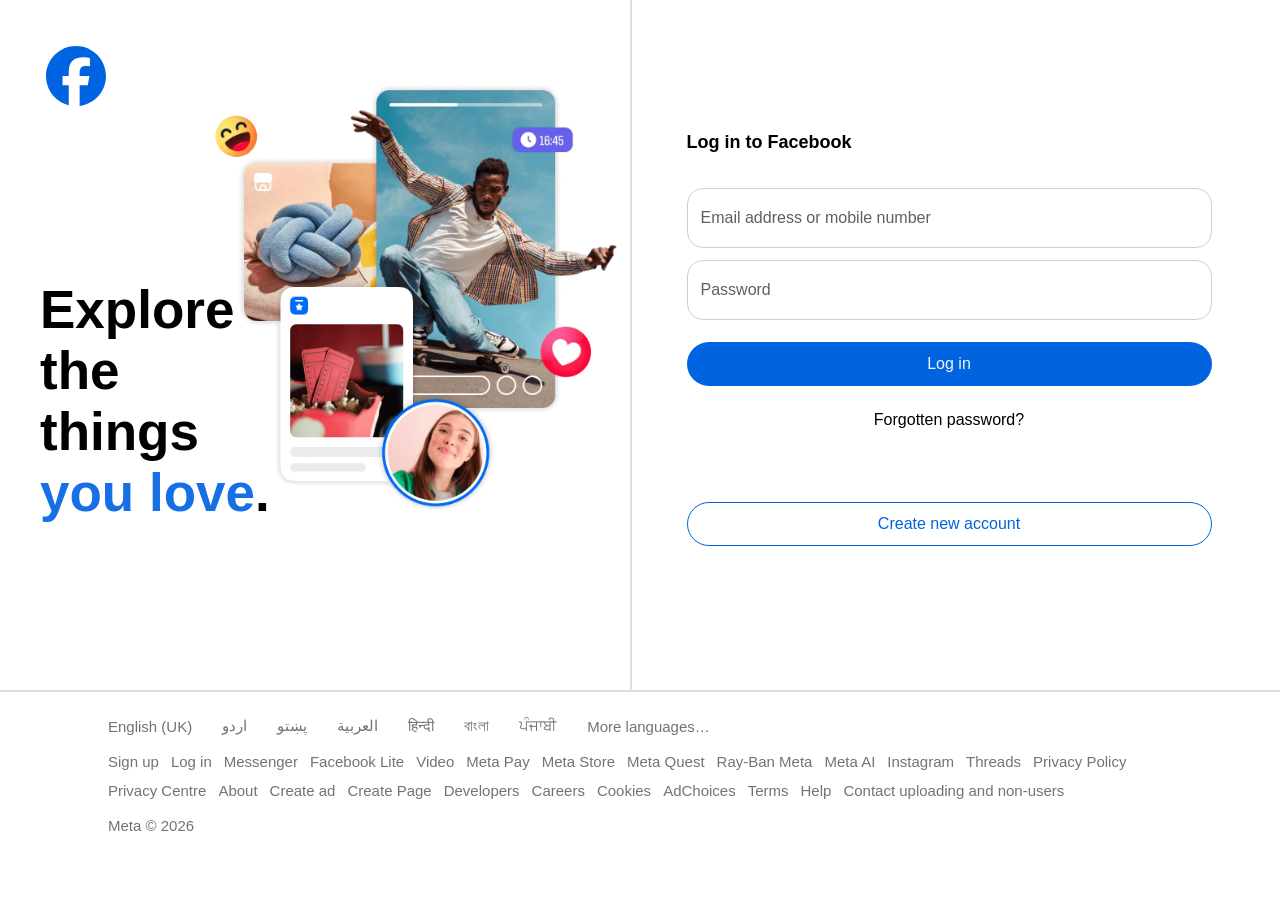
<file: index.html>
<!doctype html>
<html lang="en">
  <head>
    <meta charset="UTF-8" />
    <meta name="viewport" content="width=device-width, initial-scale=1.0" />
    <title>Facebook</title>
    <link rel="stylesheet" href="login.css" />
    <!-- <script src="app.js"></script> -->
  </head>
  <body>
    <main>
      <div class="lr">
        <div class="left">
          <div class="logo_content">
            <div class="logo">
              <svg
                viewBox="0 0 24 24"
                fill="currentColor"
                width="1em"
                height="1em"
                class="x1lliihq x2lah0s x1k90msu x2h7rmj x1qfuztq x1fey0fg xy75621 xni59qk"
              >
                <path
                  d="M22 12.037C22 6.494 17.523 2 12 2S2 6.494 2 12.037c0
                    4.707 3.229 8.656 7.584 9.741v-6.674H7.522v-3.067h2.062v-1.322c0-3.416 1.54-5
                      4.882-5 .634 0 1.727.125 2.174.25v2.78a12.807 12.807 0 0 0-1.155-.037c-1.64
                      0-2.273.623-2.273 2.244v1.085h3.266l-.56 3.067h-2.706V22C18.164
                        21.4 22 17.168 22 12.037z"
                ></path>
              </svg>
            </div>
            <div class="content">
              <p>
                Explore <br />
                the <br />
                things <br />
                <span>you love</span>.
              </p>
            </div>
          </div>
          <img src="imgg.png" alt="photo" id="imgg" />
        </div>
        <div class="vdivider"></div>

        <div class="right">
          <div class="login">
            <h3>Log in to Facebook</h3>

            <form id="loginForm">
              <div class="input-box">
                <input type="email" id="email" placeholder=" " />
                <label for="email">Email address or mobile number</label>
                <span class="error" id="emailError"></span>
              </div>
              <div class="input-box">
                <input type="password" id="password" placeholder=" " />
                <label for="password">Password</label>

                <button type="button" class="hide-btn" id="hidePass">
                  <svg class="hide-icon" viewBox="0 0 24 24" aria-hidden="true">
                    <path
                      d="M2 12s3.5-6 10-6 10 6 10 6-3.5 6-10 6S2 12 2 12Z"
                    ></path>
                    <circle cx="12" cy="12" r="3"></circle>
                  </svg>
                </button>

                <span class="error" id="passError"></span>
              </div>
              <button type="submit" id="loginBtn">Log in</button>
            </form>

            <button type="button" id="forgotBtn">Forgotten password?</button>
            <div class="divider"></div>
            <button
              onclick="window.location.href = 'register.html'"
              type="button"
              id="createBtn"
            >
              Create new account
            </button>
          </div>
        </div>
      </div>
    </main>
    <div class="hdivider"></div>
    <footer class="footer">
      <div class="languages">
        <span>English (UK)</span>
        <a href="#">اردو</a>
        <a href="#">پښتو</a>
        <a href="#">العربية</a>
        <a href="#">हिन्दी</a>
        <a href="#">বাংলা</a>
        <a href="#">ਪੰਜਾਬੀ</a>
        <a href="#">More languages…</a>
      </div>
      <div class="links">
        <a href="#">Sign up</a>
        <a href="#">Log in</a>
        <a href="#">Messenger</a>
        <a href="#">Facebook Lite</a>
        <a href="#">Video</a>
        <a href="#">Meta Pay</a>
        <a href="#">Meta Store</a>
        <a href="#">Meta Quest</a>
        <a href="#">Ray-Ban Meta</a>
        <a href="#">Meta AI</a>
        <a href="#">Instagram</a>
        <a href="#">Threads</a>
        <a href="#">Privacy Policy</a>
        <a href="#">Privacy Centre</a>
        <a href="#">About</a>
        <a href="#">Create ad</a>
        <a href="#">Create Page</a>
        <a href="#">Developers</a>
        <a href="#">Careers</a>
        <a href="#">Cookies</a>
        <a href="#">AdChoices</a>
        <a href="#">Terms</a>
        <a href="#">Help</a>
        <a href="#">Contact uploading and non-users</a>
      </div>
      <p>Meta © 2026</p>
    </footer>
    <script src="login.js"></script>
  </body>
</html>
</file>
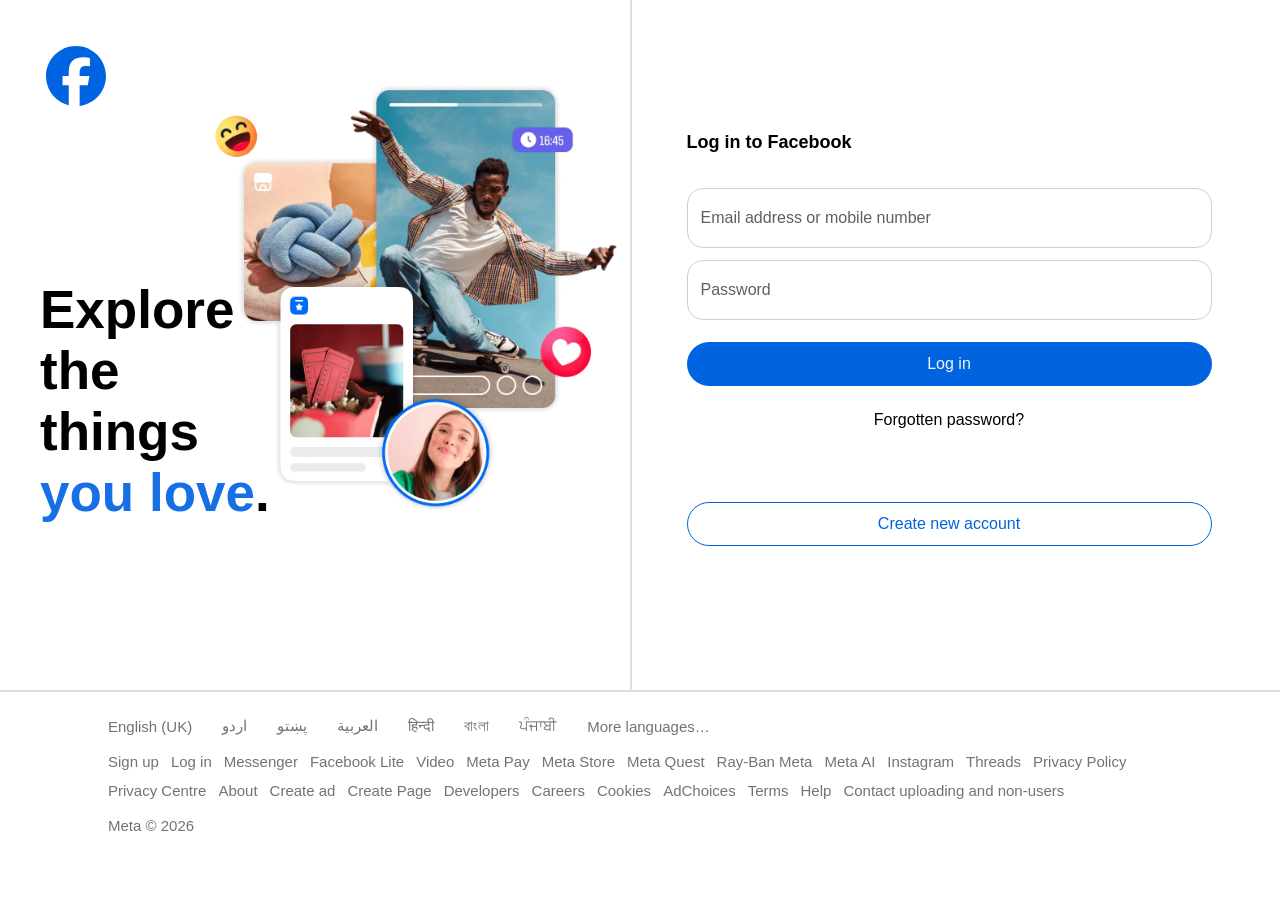
<file: feed.html>
<!doctype html>
<html lang="en">
  <head>
    <meta charset="UTF-8" />
    <meta name="viewport" content="width=device-width, initial-scale=1.0" />
    <title>Facebook</title>
    <link rel="stylesheet" href="feed.css" />
  </head>
  <body>
    <header class="navbar">
      <div class="nav-left">
        <a href="#" class="logo">
          <svg viewBox="0 0 36 36" width="40" height="40" fill="#1877f2">
            <path
              d="M36 18c0-9.94-8.06-18-18-18S0 8.06 0 18c0 8.98 6.58 16.41 15.19 17.77V23.13h-4.57V18h4.57v-3.91
        c0-4.51 2.69-7 6.8-7 1.97 0 4.03.35 4.03.35v4.43h-2.27c-2.24 0-2.94 1.39-2.94 2.82V18h5l-.8 5.13h-4.2v12.64
        C29.42 34.41 36 26.98 36 18Z"
            />
          </svg>
        </a>
        <div class="search">
          <svg
            class="search-icon"
            viewBox="0 0 16 16"
            width="16"
            height="16"
            fill="#65676b"
          >
            <path
              d="M11.7 10.3h-.6l-.2-.2c.8-.9 1.3-2.1 1.3-3.4C12.2 3.9 9.8 1.5 6.8 1.5S1.5 3.9 1.5 6.8s2.4 5.3 5.3 5.3c1.3 0 2.5-.5 3.4-1.3l.2.2v.6l4.1 4.1 1.2-1.2-4-4.2zm-4.9 0c-2 0-3.6-1.6-3.6-3.6s1.6-3.6 3.6-3.6 3.6 1.6 3.6 3.6-1.6 3.6-3.6 3.6z"
            />
          </svg>
          <input type="text" placeholder="Search Facebook" />
        </div>
      </div>

      <nav class="nav-center">
        <button class="nav-btn active" title="Home">
          <img src="icons/home.png" alt="Home-Icon" />
        </button>
        <button class="nav-btn" title="Video">
          <img src="icons/reel.png" alt="Video-Icon" />
        </button>
        <button class="nav-btn" title="Marketplace">
          <img src="icons/marketplace.png" alt="Marketplace-Icon" />
        </button>
        <button class="nav-btn" title="Groups">
          <img src="icons/group.png" alt="Group-Icon" />
        </button>
        <button class="nav-btn" title="Gaming">
          <img src="icons/gaming.png" alt="Gaming-Icon" />
        </button>
      </nav>

      <div class="nav-right">
        <button class="round-btn" title="Menu">
          <img src="icons/menu.png" alt="Menu-Icon" />
        </button>
        <button class="round-btn" title="Messenger">
          <img src="icons/messenger.png" alt="Messenger-Icon" />
        </button>
        <button class="round-btn" title="Notifications">
          <img src="icons/notification.png" alt="notification-Icon" />
        </button>
        <button class="round-btn avatar" title="Profile">
          <img src="icons/profile.png" alt="Profile" />
        </button>
        <button class="round-btn" id="logoutBtn" title="Log out">
          <img src="icons/logout.png" alt="Log out" />
        </button>
      </div>
    </header>

    <!-- Left side cointainer -->

    <aside class="left-sidebar">
      <div class="sidebar-scroll">
        <a href="#" class="side-item profile-item">
          <img src="icons/user.png" alt="Profile" class="side-avatar" />
          <span id="loggedInUserName">Your Name</span>
        </a>

        <a href="#" class="side-item">
          <img src="icons/meta-ai.png" alt="Meta AI" class="side-icon" />
          <span>Meta AI</span>
        </a>

        <a href="#" class="side-item">
          <img src="icons/friends.png" alt="Friends" class="side-icon" />
          <span>Friends</span>
        </a>

        <a href="#" class="side-item">
          <img src="icons/dashboard.png" alt="Dashboard" class="side-icon" />
          <span>Dashboard</span>
        </a>

        <a href="#" class="side-item">
          <img src="icons/memories.png" alt="Memories" class="side-icon" />
          <span>Memories</span>
        </a>

        <a href="#" class="side-item">
          <img src="icons/saved.png" alt="Saved" class="side-icon" />
          <span>Saved</span>
        </a>

        <a href="#" class="side-item">
          <img src="icons/groups.png" alt="Groups" class="side-icon" />
          <span>Groups</span>
        </a>

        <!-- see more toggle -->

        <input type="checkbox" id="seeMoreToggle" class="see-more-checkbox" />

        <div class="extra-items">
          <a href="#" class="side-item">
            <img src="icons/ad-center.png" alt="Ad Center" class="side-icon" />
            <span>Ad Center</span>
          </a>
          <a href="#" class="side-item">
            <img
              src="icons/ads-manager.png"
              alt="Ads Manager"
              class="side-icon"
            />
            <span>Ads Manager</span>
          </a>
        </div>

        <label for="seeMoreToggle" class="side-item see-more-btn">
          <span class="see-more-icon-wrap">
            <img
              src="icons/chevron-down.png"
              alt="See More"
              class="side-icon see-more-icon"
            />
          </span>
          <span class="see-more-text see-more-text-more">See more</span>
          <span class="see-more-text see-more-text-less">See less</span>
        </label>

        <hr class="side-divider" />

        <!-- Shortcuts -->

        <h3 class="side-heading">Your shortcuts</h3>

        <a href="#" class="side-item">
          <img
            src="icons/python.png"
            alt="Python"
            class="side-icon shortcut-icon"
          />
          <span>Learn Python</span>
        </a>
        <a href="#" class="side-item">
          <img
            src="icons/programing-languages.png"
            alt="programing-languages"
            class="side-icon shortcut-icon"
          />
          <span>Programing Languages</span>
        </a>
        <a href="#" class="side-item">
          <img
            src="icons/candy-crush.png"
            alt="candy-crush"
            class="side-icon shortcut-icon"
          />
          <span>Candy Crush</span>
        </a>

        <div class="side-footer">
          <a href="#">Privacy</a> · <a href="#">Terms</a> ·
          <a href="#">Advertising</a> · <a href="#">Ad choices</a> ·
          <a href="#">Cookies</a>
        </div>
      </div>
    </aside>

    <!-- Main content -->

    <div class="main-content">
      <div class="feed-container">
        <div class="create-post-box">
          <img src="icons/user.png" alt="Profile" class="create-post-avatar" />

          <button class="create-post-input" id="openPostBtn">
            What's on your mind?
          </button>

          <button class="post-icon-btn" title="Live video">
            <img src="icons/live-video.png" alt="Live video" />
          </button>
          <button class="post-icon-btn" title="Photo/video">
            <img src="icons/gallery.png" alt="Photo/video" />
          </button>
          <button class="post-icon-btn" title="Reel">
            <img src="icons/reels.png" alt="Reel" />
          </button>
        </div>

        <div class="stories-wrapper">
          <button
            class="stories-nav-btn stories-nav-prev"
            id="prevBtn"
            onclick="scrollStories(-1)"
          >
            <img src="icons/chevron-left.png" alt="Previous" />
          </button>

          <div class="stories-row" id="storiesRow">

            <!-- Create Story -->

            <div class="story-card create-story-card">
              <div class="create-story-img-wrap">
                <img src="icons/story-profile.png" alt="Your Photo" />
              </div>
              <div class="create-story-bottom">
                <span>Create story</span>
              </div>
              <div class="create-story-plus">
                <img src="icons/plus.png" alt="Add" />
              </div>
            </div>

            <div class="story-card friend-story-card">
              <img src="icons/story1.jpg" alt="Ali Khan" class="story-bg" />
              <img
                src="icons/friend1.png"
                alt="Ali Khan"
                class="story-avatar"
              />
              <span class="story-name">Ali Khan</span>
            </div>

            <div class="story-card friend-story-card">
              <img src="icons/story2.jpg" alt="Usama Zaib" class="story-bg" />
              <img
                src="icons/friend1.png"
                alt="Usama Zaib"
                class="story-avatar"
              />
              <span class="story-name">Usama Zaib</span>
            </div>

            <div class="story-card friend-story-card">
              <img src="icons/story3.jpg" alt="Ashfaq Ahmed" class="story-bg" />
              <img
                src="icons/friend1.png"
                alt="Ashfaq Ahmed"
                class="story-avatar"
              />
              <span class="story-name">Ashfaq Ahmed</span>
            </div>

            <div class="story-card friend-story-card">
              <img src="icons/story4.jpg" alt="Saleh Javed" class="story-bg" />
              <img
                src="icons/friend1.png"
                alt="Saleh Javed"
                class="story-avatar"
              />
              <span class="story-name">Saleh Javed</span>
            </div>

            <div class="story-card friend-story-card">
              <img src="icons/story5.jpg" alt="Mahad Zaib" class="story-bg" />
              <img
                src="icons/friend1.png"
                alt="Mahad Zaib"
                class="story-avatar"
              />
              <span class="story-name">Mahad Zaib</span>
            </div>

            <div class="story-card friend-story-card">
              <img src="icons/story6.jpg" alt="Hanan Javed" class="story-bg" />
              <img
                src="icons/friend1.png"
                alt="Hanan Javed"
                class="story-avatar"
              />
              <span class="story-name">Hanan Javed</span>
            </div>
          </div>

          <button
            class="stories-nav-btn stories-nav-next"
            id="nextBtn"
            onclick="scrollStories(1)"
          >
            <img src="icons/chevron-right.png" alt="Next" />
          </button>
        </div>

        <!-- Post Container -->

        <div id="postsContainer"></div>
      </div>
    </div>

    <!-- Right side container -->

    <aside class="right-sidebar">
      <div class="sidebar-scroll">

        <!-- Sponsored -->

        <h3 class="side-heading">Sponsored</h3>

        <a href="#" class="sponsored-item">
          <img src="icons/ad1.png" alt="Sponsored" class="sponsored-img" />
          <div class="sponsored-info">
            <span class="sponsored-title">Learn Web Development</span>
            <span class="sponsored-subtitle">abc.com</span>
          </div>
        </a>

        <a href="#" class="sponsored-item">
          <img src="icons/ad2.png" alt="Sponsored" class="sponsored-img" />
          <div class="sponsored-info">
            <span class="sponsored-title">Best Laptops 2026</span>
            <span class="sponsored-subtitle">xyz.com</span>
          </div>
        </a>

        <hr class="side-divider" />

        <!-- Contacts -->

        <div class="right-heading-row">
          <h3 class="side-heading">Contacts</h3>
          <div class="right-icon-btns">
            <button class="right-icon-btn" title="Search">
              <img src="icons/search.png" alt="Search" />
            </button>
            <button class="right-icon-btn" title="Options">
              <img src="icons/dots.png" alt="Options" />
            </button>
          </div>
        </div>

        <a href="#" class="side-item contact-item">
          <img src="icons/meta-ai.png" alt="Meta AI" class="side-icon" />
          <span>Meta AI</span>
        </a>

        <a href="#" class="side-item contact-item">
          <div class="contact-avatar-wrap">
            <img src="icons/friend1.png" alt="Ali Khan" class="side-avatar" />
            <span class="online-dot"></span>
          </div>
          <span>Ali Khan</span>
        </a>

        <a href="#" class="side-item contact-item">
          <div class="contact-avatar-wrap">
            <img src="icons/friend1.png" alt="Usama Zaib" class="side-avatar" />
            <span class="online-dot"></span>
          </div>
          <span>Usama Zaib</span>
        </a>

        <a href="#" class="side-item contact-item">
          <div class="contact-avatar-wrap">
            <img
              src="icons/friend1.png"
              alt="Ashfaq Ahmed"
              class="side-avatar"
            />
          </div>
          <span>Ashfaq Ahmed</span>
        </a>

        <a href="#" class="side-item contact-item">
          <div class="contact-avatar-wrap">
            <img
              src="icons/friend1.png"
              alt="Saleh Javed"
              class="side-avatar"
            />
          </div>
          <span>Saleh Javed</span>
        </a>

        <a href="#" class="side-item contact-item">
          <div class="contact-avatar-wrap">
            <img src="icons/friend1.png" alt="Mahad Zaib" class="side-avatar" />
          </div>
          <span>Mahad Zaib</span>
        </a>

        <a href="#" class="side-item contact-item">
          <div class="contact-avatar-wrap">
            <img
              src="icons/friend1.png"
              alt="Hanan Javed"
              class="side-avatar"
            />
          </div>
          <span>Hanan Javed</span>
        </a>

        <hr class="side-divider" />

        <!-- Group Chats -->

        <div class="right-heading-row">
          <h3 class="side-heading">Group Chats</h3>
        </div>

        <a href="#" class="side-item">
          <img src="icons/family.png" alt="Family Group" class="side-icon" />
          <span>Family Group</span>
        </a>

        <a href="#" class="side-item">
          <img src="icons/study.png" alt="Study Squad" class="side-icon" />
          <span>Study Squad</span>
        </a>
      </div>
    </aside>

    <!-- post modal -->

    <div class="modal-overlay" id="postModal">
      <div class="modal-box">
        <div class="modal-header">
          <h3>Create post</h3>
          <button type="button" class="modal-close" id="closePostModal">
            ×
          </button>
        </div>

        <textarea id="postText" placeholder="What's on your mind?"></textarea>

        <div class="modal-preview" id="imagePreviewWrap" hidden>
          <img id="imagePreview" alt="Preview" />
          <button type="button" class="modal-remove" id="removeImage">
            Remove
          </button>
        </div>

        <label class="modal-photo-btn" for="postImage">Add photo</label>
        <input type="file" id="postImage" accept="image/*" hidden />

        <span class="modal-error" id="postError"></span>

        <button type="button" class="modal-submit" id="submitPost">Post</button>
      </div>
    </div>

    <div class="modal-overlay" id="likesModal">
      <div class="modal-box">
        <div class="modal-header">
          <h3>Likes</h3>
          <button type="button" class="modal-close" id="closeLikesModal">
            ×
          </button>
        </div>
        <ul id="likesList"></ul>
      </div>
    </div>

    <!-- Template -->

    <template id="postTemplate">
      <div class="post-card">
        <div class="post-header">
          <img src="icons/user.png" alt="Profile" class="post-avatar" />
          <div class="post-header-info">
            <div class="post-name-row">
              <span class="post-name"></span>
            </div>
            <div class="post-meta">
              <span class="post-time"></span>
            </div>
          </div>
          <div class="post-header-actions">
            <button class="post-icon-btn">
              <img src="icons/dots.png" alt="More" />
            </button>
            <button class="post-icon-btn">
              <img src="icons/cross.png" alt="Close" />
            </button>
          </div>
        </div>

        <div class="post-caption"></div>
        <img alt="Post image" class="post-image" />
        <div class="post-text-bg"><p></p></div>

        <hr class="post-divider" />

        <div class="post-actions">
          <div class="like-group">
            <button class="post-action-btn like-btn">
              <img src="icons/like.png" alt="Like" class="like-icon" />
            </button>
            <button type="button" class="like-count">0</button>
          </div>
          <button class="post-action-btn">
            <img src="icons/comment.png" alt="Comment" />
            <span>0</span>
          </button>
          <button class="post-action-btn">
            <img src="icons/share.png" alt="Share" />
            <span>0</span>
          </button>
        </div>
      </div>
    </template>

    <script src="feed.js"></script>
  </body>
</html>
</file>
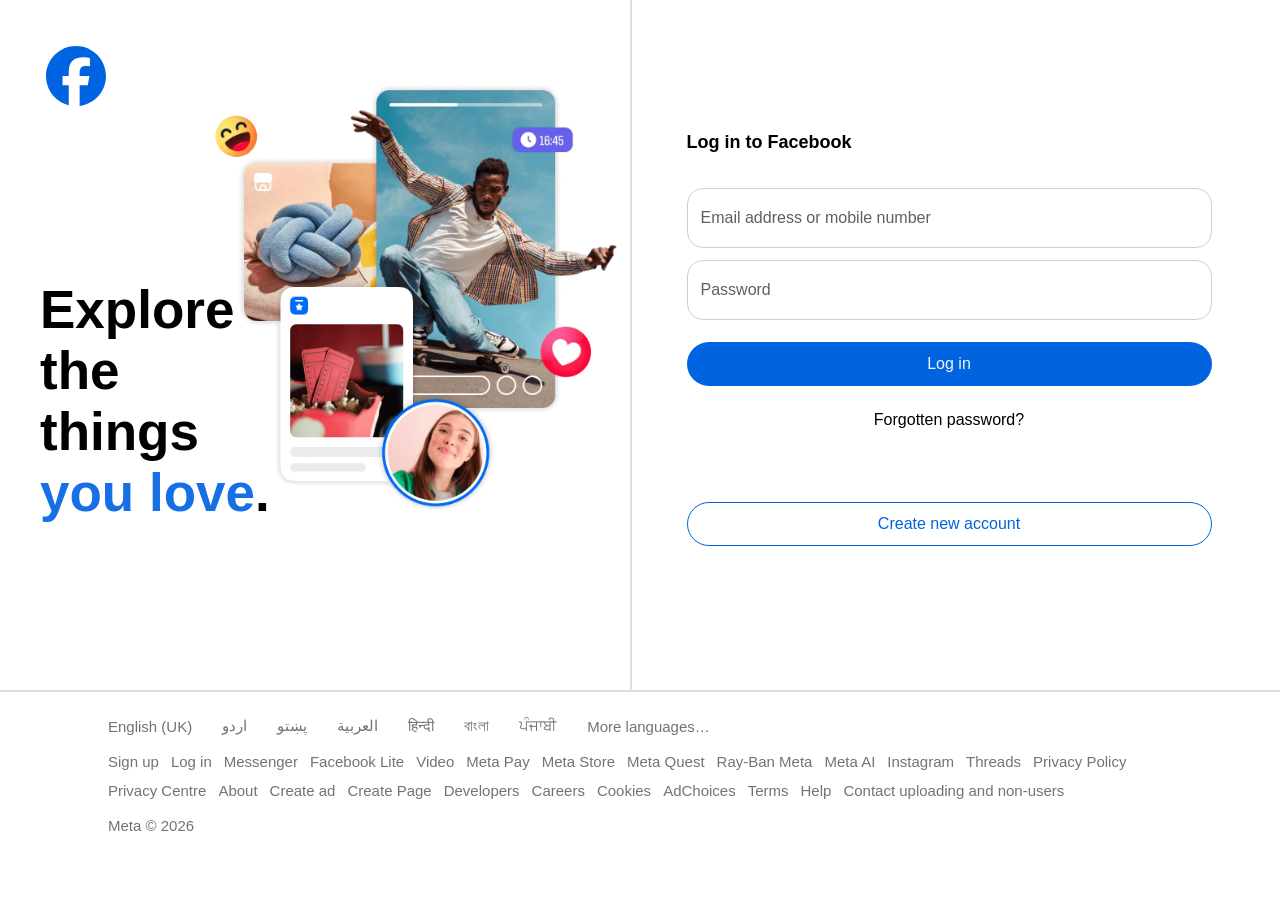
<file: feedpage.html>
<!doctype html>
<html lang="en">
  <head>
    <meta charset="UTF-8" />
    <meta name="viewport" content="width=device-width, initial-scale=1.0" />
    <title>Facebook</title>
    <link rel="stylesheet" href="feedstyle.css" />
  </head>
  <body>
    <header class="navbar">
      <div class="nav-left">
        <a href="#" class="logo">
          <svg viewBox="0 0 36 36" width="40" height="40" fill="#1877f2">
            <path
              d="M36 18c0-9.94-8.06-18-18-18S0 8.06 0 18c0 8.98 6.58 16.41 15.19 17.77V23.13h-4.57V18h4.57v-3.91
        c0-4.51 2.69-7 6.8-7 1.97 0 4.03.35 4.03.35v4.43h-2.27c-2.24 0-2.94 1.39-2.94 2.82V18h5l-.8 5.13h-4.2v12.64
        C29.42 34.41 36 26.98 36 18Z"
            />
          </svg>
        </a>
        <div class="search">
          <svg
            class="search-icon"
            viewBox="0 0 16 16"
            width="16"
            height="16"
            fill="#65676b"
          >
            <path
              d="M11.7 10.3h-.6l-.2-.2c.8-.9 1.3-2.1 1.3-3.4C12.2 3.9 9.8 1.5 6.8 1.5S1.5 3.9 1.5 6.8s2.4 5.3 5.3 5.3c1.3 0 2.5-.5 3.4-1.3l.2.2v.6l4.1 4.1 1.2-1.2-4-4.2zm-4.9 0c-2 0-3.6-1.6-3.6-3.6s1.6-3.6 3.6-3.6 3.6 1.6 3.6 3.6-1.6 3.6-3.6 3.6z"
            />
          </svg>
          <input type="text" placeholder="Search Facebook" />
        </div>
      </div>

      <nav class="nav-center">
        <button class="nav-btn active" title="Home">
          <img src="icons/home.png" alt="Home-Icon" />
        </button>
        <button class="nav-btn" title="Video">
          <img src="icons/reel.png" alt="Video-Icon" />
        </button>
        <button class="nav-btn" title="Marketplace">
          <img src="icons/marketplace.png" alt="Marketplace-Icon" />
        </button>
        <button class="nav-btn" title="Groups">
          <img src="icons/group.png" alt="Group-Icon" />
        </button>
        <button class="nav-btn" title="Gaming">
          <img src="icons/gaming.png" alt="Gaming-Icon" />
        </button>
      </nav>

      <div class="nav-right">
        <button class="round-btn" title="Menu">
          <img src="icons/menu.png" alt="Menu-Icon" />
        </button>
        <button class="round-btn" title="Messenger">
          <img src="icons/messenger.png" alt="Messenger-Icon" />
        </button>
        <button class="round-btn" title="Notifications">
          <img src="icons/notification.png" alt="notification-Icon" />
        </button>
        <button class="round-btn avatar" title="Profile">
          <img src="icons/profile.png" alt="Profile" />
        </button>
        <button class="round-btn" id="logoutBtn" title="Log out">
        <img src="icons/logout.png" alt="Log out" />
        </button>
      </div>
    </header>

    <!-- Left side cointainer -->

    <aside class="left-sidebar">
      <div class="sidebar-scroll">
        <a href="#" class="side-item profile-item">
          <img src="icons/user.png" alt="Profile" class="side-avatar" />
          <span id="loggedInUserName">Your Name</span>
        </a>

        <a href="#" class="side-item">
          <img src="icons/meta-ai.png" alt="Meta AI" class="side-icon" />
          <span>Meta AI</span>
        </a>

        <a href="#" class="side-item">
          <img src="icons/friends.png" alt="Friends" class="side-icon" />
          <span>Friends</span>
        </a>

        <a href="#" class="side-item">
          <img src="icons/dashboard.png" alt="Dashboard" class="side-icon" />
          <span>Dashboard</span>
        </a>

        <a href="#" class="side-item">
          <img src="icons/memories.png" alt="Memories" class="side-icon" />
          <span>Memories</span>
        </a>

        <a href="#" class="side-item">
          <img src="icons/saved.png" alt="Saved" class="side-icon" />
          <span>Saved</span>
        </a>

        <a href="#" class="side-item">
          <img src="icons/groups.png" alt="Groups" class="side-icon" />
          <span>Groups</span>
        </a>

        <!-- see more toggle -->

        <input type="checkbox" id="seeMoreToggle" class="see-more-checkbox" />

        <div class="extra-items">
          <a href="#" class="side-item">
            <img src="icons/ad-center.png" alt="Ad Center" class="side-icon" />
            <span>Ad Center</span>
          </a>
          <a href="#" class="side-item">
              <img src="icons/ads-manager.png" alt="Ads Manager" class="side-icon" />
              <span>Ads Manager</span>
          </a>
        </div>

        <label for="seeMoreToggle" class="side-item see-more-btn">
          <span class="see-more-icon-wrap">
            <img
              src="icons/chevron-down.png"
              alt="See More"
              class="side-icon see-more-icon"
            />
          </span>
          <span class="see-more-text see-more-text-more">See more</span>
          <span class="see-more-text see-more-text-less">See less</span>
        </label>

        <hr class="side-divider" />

        <!-- Shortcuts -->

        <h3 class="side-heading">Your shortcuts</h3>

        <a href="#" class="side-item">
          <img
            src="icons/python.png"
            alt="Python"
            class="side-icon shortcut-icon"
          />
          <span>Learn Python</span>
        </a>
        <a href="#" class="side-item">
          <img
            src="icons/programing-languages.png"
            alt="programing-languages"
            class="side-icon shortcut-icon"
          />
          <span>Programing Languages</span>
        </a>
        <a href="#" class="side-item">
          <img
            src="icons/candy-crush.png"
            alt="candy-crush"
            class="side-icon shortcut-icon"
          />
          <span>Candy Crush</span>
        </a>

        

        <div class="side-footer">
          <a href="#">Privacy</a> · <a href="#">Terms</a> ·
          <a href="#">Advertising</a> · <a href="#">Ad choices</a> ·
          <a href="#">Cookies</a>
        </div>
      </div>
    </aside>

    <!-- Main content -->

    <div class="main-content">
      <div class="feed-container">

        
        <div class="create-post-box">
          <img src="icons/user.png" alt="Profile" class="create-post-avatar" />

            <button class="create-post-input" id="openPostBtn">What's on your mind?</button>

          <button class="post-icon-btn" title="Live video">
            <img src="icons/live-video.png" alt="Live video" />
          </button>
          <button class="post-icon-btn" title="Photo/video">
            <img src="icons/gallery.png" alt="Photo/video" />
          </button>
          <button class="post-icon-btn" title="Reel">
            <img src="icons/reels.png" alt="Reel" />
          </button>
        </div>


        <div class="stories-wrapper">
          <button
            class="stories-nav-btn stories-nav-prev"
            id="prevBtn"
            onclick="scrollStories(-1)"
          >
            <img src="icons/chevron-left.png" alt="Previous" />
          </button>
          

          <div class="stories-row" id="storiesRow">

            <!-- Create Story -->

            <div class="story-card create-story-card">
              <div class="create-story-img-wrap">
                <img src="icons/story-profile.png" alt="Your Photo" />
              </div>
              <div class="create-story-bottom">
                <span>Create story</span>
              </div>
              <div class="create-story-plus">
                <img src="icons/plus.png" alt="Add" />
              </div>
            </div>

            <div class="story-card friend-story-card">
              <img src="icons/story1.jpg" alt="Ali Khan" class="story-bg" />
              <img
                src="icons/friend1.png"
                alt="Ali Khan"
                class="story-avatar"
              />
              <span class="story-name">Ali Khan</span>
            </div>

            <div class="story-card friend-story-card">
              <img src="icons/story2.jpg" alt="Usama Zaib" class="story-bg" />
              <img
                src="icons/friend1.png"
                alt="Usama Zaib"
                class="story-avatar"
              />
              <span class="story-name">Usama Zaib</span>
            </div>

            <div class="story-card friend-story-card">
              <img src="icons/story3.jpg" alt="Ashfaq Ahmed" class="story-bg" />
              <img
                src="icons/friend1.png"
                alt="Ashfaq Ahmed"
                class="story-avatar"
              />
              <span class="story-name">Ashfaq Ahmed</span>
            </div>

            <div class="story-card friend-story-card">
              <img src="icons/story4.jpg" alt="Saleh Javed" class="story-bg" />
              <img
                src="icons/friend1.png"
                alt="Saleh Javed"
                class="story-avatar"
              />
              <span class="story-name">Saleh Javed</span>
            </div>

            <div class="story-card friend-story-card">
              <img src="icons/story5.jpg" alt="Mahad Zaib" class="story-bg" />
              <img
                src="icons/friend1.png"
                alt="Mahad Zaib"
                class="story-avatar"
              />
              <span class="story-name">Mahad Zaib</span>
            </div>

            <div class="story-card friend-story-card">
              <img src="icons/story6.jpg" alt="Hanan Javed" class="story-bg" />
              <img
                src="icons/friend1.png"
                alt="Hanan Javed"
                class="story-avatar"
              />
              <span class="story-name">Hanan Javed</span>
            </div>
          </div>

          <button
            class="stories-nav-btn stories-nav-next"
            id="nextBtn"
            onclick="scrollStories(1)"
          >
            <img src="icons/chevron-right.png" alt="Next" />
          </button>
        </div>





        <!-- Post 1 with caption -->
          
        <div id="postsContainer"></div>



      </div>
    </div>

    <!-- Right side container -->

    <aside class="right-sidebar">
      <div class="sidebar-scroll">

        <!-- Sponsored -->
         
        <h3 class="side-heading">Sponsored</h3>

        <a href="#" class="sponsored-item">
          <img src="icons/ad1.png" alt="Sponsored" class="sponsored-img" />
          <div class="sponsored-info">
            <span class="sponsored-title">Learn Web Development</span>
            <span class="sponsored-subtitle">abc.com</span>
          </div>
        </a>

        <a href="#" class="sponsored-item">
          <img src="icons/ad2.png" alt="Sponsored" class="sponsored-img" />
          <div class="sponsored-info">
            <span class="sponsored-title">Best Laptops 2026</span>
            <span class="sponsored-subtitle">xyz.com</span>
          </div>
        </a>

        <hr class="side-divider" />

        <!-- Contacts -->
        <div class="right-heading-row">
          <h3 class="side-heading">Contacts</h3>
          <div class="right-icon-btns">
            <button class="right-icon-btn" title="Search">
              <img src="icons/search.png" alt="Search" />
            </button>
            <button class="right-icon-btn" title="Options">
              <img src="icons/dots.png" alt="Options" />
            </button>
          </div>
        </div>

        <a href="#" class="side-item contact-item">
          <img src="icons/meta-ai.png" alt="Meta AI" class="side-icon" />
          <span>Meta AI</span>
        </a>

        <a href="#" class="side-item contact-item">
          <div class="contact-avatar-wrap">
            <img src="icons/friend1.png" alt="Ali Khan" class="side-avatar" />
            <span class="online-dot"></span>
          </div>
          <span>Ali Khan</span>
        </a>

        <a href="#" class="side-item contact-item">
          <div class="contact-avatar-wrap">
            <img src="icons/friend1.png" alt="Usama Zaib" class="side-avatar" />
            <span class="online-dot"></span>
          </div>
          <span>Usama Zaib</span>
        </a>

        <a href="#" class="side-item contact-item">
          <div class="contact-avatar-wrap">
            <img
              src="icons/friend1.png"
              alt="Ashfaq Ahmed"
              class="side-avatar"
            />
          </div>
          <span>Ashfaq Ahmed</span>
        </a>

        <a href="#" class="side-item contact-item">
          <div class="contact-avatar-wrap">
            <img
              src="icons/friend1.png"
              alt="Saleh Javed"
              class="side-avatar"
            />
          </div>
          <span>Saleh Javed</span>
        </a>

        <a href="#" class="side-item contact-item">
          <div class="contact-avatar-wrap">
            <img src="icons/friend1.png" alt="Mahad Zaib" class="side-avatar" />
          </div>
          <span>Mahad Zaib</span>
        </a>

        <a href="#" class="side-item contact-item">
          <div class="contact-avatar-wrap">
            <img
              src="icons/friend1.png"
              alt="Hanan Javed"
              class="side-avatar"
            />
          </div>
          <span>Hanan Javed</span>
        </a>

        <hr class="side-divider" />

        <!-- Group Chats -->

        <div class="right-heading-row">
          <h3 class="side-heading">Group Chats</h3>
         
        </div>

        <a href="#" class="side-item">
          <img src="icons/family.png" alt="Family Group" class="side-icon" />
          <span>Family Group</span>
        </a>

        <a href="#" class="side-item">
          <img src="icons/study.png" alt="Study Squad" class="side-icon" />
          <span>Study Squad</span>
        </a>
      </div>
    </aside>


     <div class="modal-overlay" id="postModal">
  <div class="modal-box">
    <div class="modal-header">
      <h3>Create post</h3>
      <button type="button" class="modal-close" id="closePostModal">×</button>
    </div>

    <textarea id="postText" placeholder="What's on your mind?"></textarea>

    <div class="modal-preview" id="imagePreviewWrap" hidden>
      <img id="imagePreview" alt="Preview" />
      <button type="button" class="modal-remove" id="removeImage">Remove</button>
    </div>

    <label class="modal-photo-btn" for="postImage">Add photo</label>
    <input type="file" id="postImage" accept="image/*" hidden />

    <span class="modal-error" id="postError"></span>

    <button type="button" class="modal-submit" id="submitPost">Post</button>
  </div>
</div>


<div class="modal-overlay" id="likesModal">
  <div class="modal-box">
    <div class="modal-header">
      <h3>Likes</h3>
      <button type="button" class="modal-close" id="closeLikesModal">×</button>
    </div>
    <ul id="likesList"></ul>
  </div>
</div>

<!-- Template -->
 
    <template id="postTemplate">
  <div class="post-card">
    <div class="post-header">
      <img src="icons/user.png" alt="Profile" class="post-avatar" />
      <div class="post-header-info">
        <div class="post-name-row">
          <span class="post-name"></span>
        </div>
        <div class="post-meta">
          <span class="post-time"></span>
        </div>
      </div>
      <div class="post-header-actions">
        <button class="post-icon-btn"><img src="icons/dots.png" alt="More" /></button>
        <button class="post-icon-btn"><img src="icons/cross.png" alt="Close" /></button>
      </div>
    </div>

    <div class="post-caption"></div>
    <img alt="Post image" class="post-image" />
    <div class="post-text-bg"><p></p></div>

    <hr class="post-divider" />

    <div class="post-actions">
      <div class="like-group">
      <button class="post-action-btn like-btn">
      <img src="icons/like.png" alt="Like" class="like-icon" />
       </button>
       <button type="button" class="like-count">0</button>
       </div>
      <button class="post-action-btn">
        <img src="icons/comment.png" alt="Comment" />
        <span>0</span>
      </button>
      <button class="post-action-btn">
        <img src="icons/share.png" alt="Share" />
        <span>0</span>
      </button>
    </div>
  </div>
</template>

    <script src="feedapp.js"> </script>
  </body>
</html>
</file>
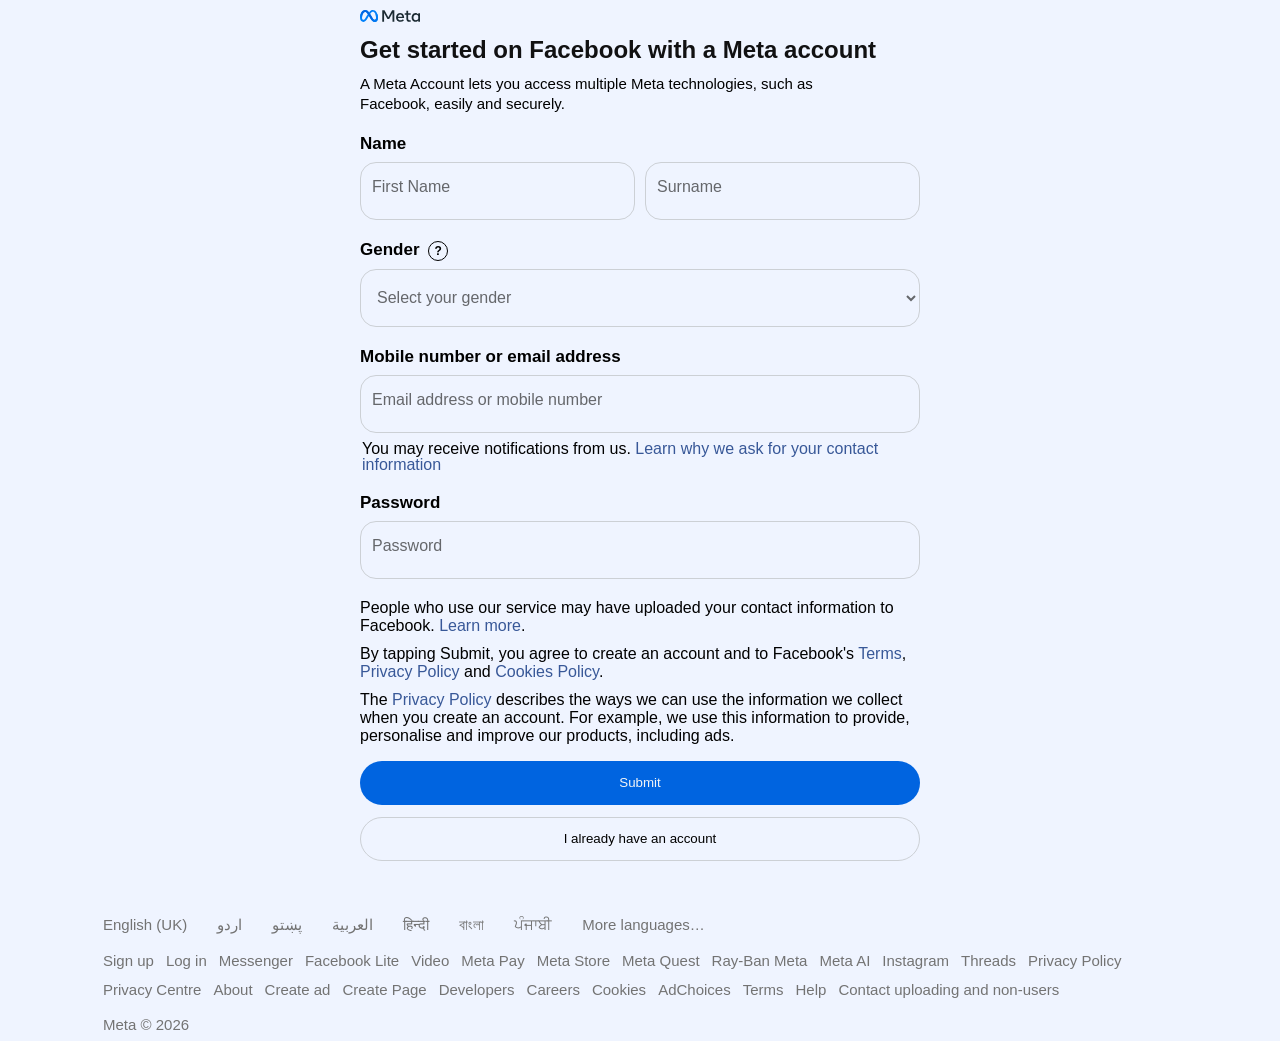
<file: register.html>
<!doctype html>
<html lang="en">
  <head>
    <meta charset="UTF-8" />
    <meta name="viewport" content="width=device-width, initial-scale=1.0" />
    <title>Facebook</title>
    <link rel="stylesheet" href="register.css" />
  </head>
  <body>
    <main class="main">
      <svg
        style="width: 60px; height: 12px"
        aria-label="Meta logo"
        class="x1kpxq89 x1247r65"
        role="img"
        viewBox="0 0 500 100"
      >
        <defs>
          <linearGradient
            gradientUnits="userSpaceOnUse"
            id="_R_534jikacppb6amH1_"
            x1="124.38"
            x2="160.839"
            y1="99"
            y2="59.326"
          >
            <stop offset=".427" stop-color="#0278F1"></stop>
            <stop offset=".917" stop-color="#0180FA"></stop>
          </linearGradient>
          <linearGradient
            gradientUnits="userSpaceOnUse"
            id="_R_534jikacppb6amH2_"
            x1="42"
            x2="-1.666"
            y1="4.936"
            y2="61.707"
          >
            <stop offset=".427" stop-color="#0165E0"></stop>
            <stop offset=".917" stop-color="#0180FA"></stop>
          </linearGradient>
          <linearGradient
            gradientUnits="userSpaceOnUse"
            id="_R_534jikacppb6amH3_"
            x1="27.677"
            x2="132.943"
            y1="28.71"
            y2="71.118"
          >
            <stop stop-color="#0064E0"></stop>
            <stop offset=".656" stop-color="#0066E2"></stop>
            <stop offset="1" stop-color="#0278F1"></stop>
          </linearGradient>
        </defs>
        <path
          class="xt3erj5"
          d="M185.508 3.01h18.704l31.803 57.313L267.818 3.01h18.297v94.175h-15.264v-72.18l-27.88 49.977h-14.319l-27.88-49.978v72.18h-15.264V3.01ZM336.281 98.87c-7.066 0-13.286-1.565-18.638-4.674-5.352-3.12-9.527-7.434-12.528-12.952-2.989-5.517-4.483-11.835-4.483-18.973 0-7.214 1.461-13.608 4.385-19.17 2.923-5.561 6.989-9.908 12.187-13.05 5.198-3.13 11.176-4.707 17.923-4.707 6.715 0 12.484 1.587 17.319 4.74 4.847 3.164 8.572 7.598 11.177 13.291 2.615 5.693 3.923 12.371 3.923 20.046v4.171h-51.793c.945 5.737 3.275 10.258 6.989 13.554 3.715 3.295 8.407 4.937 14.078 4.937 4.549 0 8.461-.667 11.747-2.014 3.286-1.347 6.374-3.383 9.253-6.12l8.099 9.886c-8.055 7.357-17.934 11.036-29.638 11.036Zm11.143-55.867c-3.198-3.252-7.385-4.872-12.56-4.872-5.045 0-9.264 1.653-12.66 4.97-3.407 3.318-5.55 7.784-6.451 13.39h37.133c-.451-5.737-2.275-10.237-5.462-13.488ZM386.513 39.467h-14.044V27.03h14.044V6.447h14.715V27.03h21.341v12.437h-21.341v31.552c0 5.244.901 8.988 2.703 11.233 1.803 2.244 4.88 3.36 9.253 3.36 1.935 0 3.572-.076 4.924-.23a97.992 97.992 0 0 0 4.461-.645v12.316c-1.67.493-3.549.898-5.637 1.205-2.099.317-4.286.47-6.583.47-15.89 0-23.836-8.649-23.836-25.957V39.467ZM500 97.185h-14.44v-9.82c-2.571 3.678-5.835 6.513-9.791 8.506-3.968 1.993-8.462 3-13.506 3-6.209 0-11.715-1.588-16.506-4.752-4.803-3.153-8.572-7.51-11.308-13.039-2.748-5.54-4.121-11.879-4.121-19.006 0-7.17 1.395-13.52 4.187-19.038 2.791-5.518 6.648-9.843 11.571-12.985 4.935-3.13 10.594-4.707 16.99-4.707 4.813 0 9.132.93 12.956 2.791a25.708 25.708 0 0 1 9.528 7.905v-9.01H500v70.155Zm-14.715-45.61c-1.571-3.985-4.066-7.138-7.461-9.448-3.396-2.31-7.33-3.46-11.781-3.46-6.308 0-11.319 2.102-15.055 6.317-3.737 4.215-5.605 9.92-5.605 17.09 0 7.215 1.802 12.94 5.396 17.156 3.604 4.215 8.484 6.317 14.66 6.317 4.538 0 8.593-1.16 12.154-3.492 3.549-2.332 6.121-5.475 7.692-9.427V51.575Z"
          fill="#1C2B33"
        ></path>
        <path
          class="xt3erj5"
          d="M107.666 0C95.358 0 86.865 4.504 75.195 19.935 64.14 5.361 55.152 0 42.97 0 18.573 0 0 29.768 0 65.408 0 86.847 12.107 99 28.441 99c15.742 0 25.269-13.2 33.445-27.788l9.663-16.66a643.785 643.785 0 0 1 2.853-4.869 746.668 746.668 0 0 1 3.202 5.416l9.663 16.454C99.672 92.72 108.126 99 122.45 99c16.448 0 27.617-13.723 27.617-33.25 0-37.552-19.168-65.75-42.4-65.75ZM57.774 46.496l-9.8 16.25c-9.595 15.976-13.639 19.526-19.67 19.526-6.373 0-11.376-5.325-11.376-17.547 0-24.51 12.062-47.451 26.042-47.451 7.273 0 12.678 3.61 22.062 17.486a547.48 547.48 0 0 0-7.258 11.736Zm64.308 35.776c-6.648 0-11.034-4.233-20.012-19.39l-9.663-16.386c-2.79-4.737-5.402-9.04-7.88-12.945 9.73-14.24 15.591-17.984 23.002-17.984 14.118 0 26.204 20.96 26.204 49.158 0 11.403-4.729 17.547-11.651 17.547Z"
          fill="#0180FA"
        ></path>
        <path
          d="M145.631 36h-16.759c3.045 7.956 4.861 17.797 4.861 28.725 0 11.403-4.729 17.547-11.651 17.547H122v16.726l.449.002c16.448 0 27.617-13.723 27.617-33.25 0-10.85-1.6-20.917-4.435-29.75Z"
          fill="url(#_R_534jikacppb6amH1_)"
        ></path>
        <path
          d="M42 .016C18.63.776.832 28.908.028 63h16.92C17.483 39.716 28.762 18.315 42 17.31V.017Z"
          fill="url(#_R_534jikacppb6amH2_)"
        ></path>
        <path
          d="m75.195 19.935.007-.009c2.447 3.223 5.264 7.229 9.33 13.62l-.005.005c2.478 3.906 5.09 8.208 7.88 12.945l9.663 16.386c8.978 15.157 13.364 19.39 20.012 19.39.31 0 .617-.012.918-.037v16.76c-.183.003-.367.005-.551.005-14.323 0-22.777-6.281-35.182-27.447L77.604 55.1l-.625-1.065L77 54c-2.386-4.175-7.606-12.685-11.973-19.232l.005-.008-.62-.91C63.153 31.983 61.985 30.313 61 29l-.066.024c-7.006-9.172-11.818-11.75-17.964-11.75-.324 0-.648.012-.97.037V.016c.322-.01.646-.016.97-.016 12.182 0 21.17 5.36 32.225 19.935Z"
          fill="url(#_R_534jikacppb6amH3_)"
        ></path>
      </svg>





      <p class="main-heading">Get started on Facebook with a Meta account</p>
      <p class="intro">
        A Meta Account lets you access multiple Meta technologies, such as
        <br />
        Facebook, easily and securely.
      </p>

      <form id="signupForm" novalidate>
        <h3>Name</h3>

        <div class="name-fields">
          <div class="name-row">
            <input type="text" id="firstName" placeholder=" " required />
            <label for="firstName">First Name</label>
            <span class="field-error" id="firstNameError"></span>
          </div>

          <div class="name-row">
            <input type="text" id="surname" placeholder=" " required />
            <label for="surname">Surname</label>
            <span class="field-error" id="surnameError"></span>
          </div>
        </div>

        <h3>
          Gender
          <span class="question">?</span>
        </h3>

        <div class="gender-box">
          <select id="gender" required>
           
            <option value="" selected disabled>Select your gender</option>
            <option value="Male">Male</option>
            <option value="Female">Female</option>
          </select>
          <span class="field-error" id="genderError"></span>
        </div>

        <h3>Mobile number or email address</h3>
        <div class="email-box">
          <input type="email" id="regEmail" placeholder=" " required />
          <label for="regEmail">Email address or mobile number</label>
          <span class="field-error" id="regEmailError"></span>

          <p class="email-info" id="emailInfo">
            You may receive notifications from us.
            <a href="#">Learn why we ask for your contact information</a>
          </p>
        </div>

        <h3>Password</h3>

        <div class="pass-box">
          <input type="password" id="regPassword" placeholder=" " required />
          <label for="regPassword">Password</label>

          <button type="button" class="reg-hide-btn" id="regHidePass">
            <svg class="eye-icon" viewBox="0 0 24 24" aria-hidden="true">
              <path d="M2 12s3.5-6 10-6 10 6 10 6-3.5 6-10 6S2 12 2 12Z"></path>
              <circle cx="12" cy="12" r="3"></circle>
            </svg>
          </button>

          <span class="field-error" id="regPassError"></span>
        </div>

        <div class="para">
          <p>
            People who use our service may have uploaded your contact
            information to Facebook. <a href="#">Learn more</a>.
          </p>
          <p>
            By tapping Submit, you agree to create an account and to Facebook's
            <a href="#">Terms</a>,<a href="#"> Privacy Policy</a> and
            <a href="#">Cookies Policy</a>.
          </p>
          <p>
            The <a href="#">Privacy Policy</a> describes the ways we can use the
            information we collect when you create an account. For example, we
            use this information to provide, personalise and improve our
            products, including ads.
          </p>
        </div>

        <button type="submit" id="submitBtn">Submit</button>
      </form>

      <button
        onclick="window.location.href = 'index.html'"
        type="button"
        id="alreadyBtn"
      >
        I already have an account
      </button>
    </main>

    <footer class="footer">
      <div class="languages">
        <span>English (UK)</span>
        <a href="#">اردو</a>
        <a href="#">پښتو</a>
        <a href="#">العربية</a><a href="#">हिन्दी</a>
        <a href="#">বাংলা</a>
        <a href="#">ਪੰਜਾਬੀ</a><a href="#">More languages…</a>
      </div>
      <div class="links">
        <a href="#">Sign up</a>
        <a href="#">Log in</a>
        <a href="#">Messenger</a>
        <a href="#">Facebook Lite</a>
        <a href="#">Video</a>
        <a href="#">Meta Pay</a>
        <a href="#">Meta Store</a>
        <a href="#">Meta Quest</a>
        <a href="#">Ray-Ban Meta</a>
        <a href="#">Meta AI</a>
        <a href="#">Instagram</a>
        <a href="#">Threads</a>
        <a href="#">Privacy Policy</a>
        <a href="#">Privacy Centre</a>
        <a href="#">About</a>
        <a href="#">Create ad</a>
        <a href="#">Create Page</a>
        <a href="#">Developers</a>
        <a href="#">Careers</a>
        <a href="#">Cookies</a>
        <a href="#">AdChoices</a>
        <a href="#">Terms</a>
        <a href="#">Help</a>
        <a href="#">Contact uploading and non-users</a>
      </div>
      <p>Meta © 2026</p>
    </footer>
    <script src="register.js"></script>
  </body>
</html>
</file>
<file: login.css>
body {
  margin: 0;
  background-color: none;
}
.lr {
  position: relative;
  display: flex;
  /* justify-content: center; */
  align-items: stretch;
  height: 690px;
}
.left {
  position: relative;
  width: 630px;
}
.logo_content {
  height: 590px;
  padding: 40px 0px 40px 40px;
}
.logo svg {
  height: 72px;
  width: 72px;

  fill: rgb(0, 100, 224);
}
.content {
  padding: 110px 0px 0px 0px;
  font-family: sans-serif;
  font-size: 53px;
  font-weight: 600;
}
.content span {
  color: #166fe5;
}

#imgg {
  position: absolute;
  top: 0;
  right: 0;
  width: 504px;
  height: 590px;
  object-fit: contain;
}
.vdivider {
  width: 2px;
  background-color: #dadde1;
  margin: 0px;
}

.right {
  width: 634px;
  position: relative;
  display: flex;
  justify-content: center;
  align-items: center;
  font-family: "Segoe UI Historic", "Segoe UI", Helvetica, Arial, sans-serif;
}
.login h3 {
  margin-bottom: 35px;
  font-size: 18px;
}
.input-box {
  position: relative;
  margin-bottom: 12px;
}
.input-box input {
  width: 525px;
  height: 60px;
  border: 1px solid #ccd0d5;
  border-radius: 16px;
  font-size: 16px;
  font-weight: 500;
  outline: none;
  box-sizing: border-box;
  padding-top: 17px;
  padding-left: 14px;
}
.input-box input:hover,
.input-box input:focus {
  border-color: #363636;
}
.input-box label {
  position: absolute;
  left: 14px;
  top: 18px;
  color: #635d63;
  font-size: 16px;
  pointer-events: none;
  top: 50%;
  transform: translateY(-50%);
}
.input-box input:focus + label,
.input-box input:not(:placeholder-shown) + label {
  top: 3px;
  font-size: 14px;
  font-weight: 500;
  color: #6b6c6d;
  transform: none;
}
.hide-btn {
  display: none;
  position: absolute;
  right: 10px;
  top: 50%;
  transform: translateY(-50%);
  background: transparent;

  width: 36px;
  height: 36px;

  align-items: center;
  justify-content: center;

  border: none;
  cursor: pointer;
  font-size: 18px;
}
.hide-btn .hide-icon {
  display: block;

  width: 20px;
  height: 20px;

  fill: none;
  stroke: #65676b;
  stroke-width: 2;
  stroke-linecap: round;
  stroke-linejoin: round;
}

.error {
  display: none;
  margin-top: 5px;
  font-size: 12px;
  color: #e41e3f;
}
.input-error {
  border-color: #e41e3f !important;
}
.input-error + label {
  color: #e41e3f;
}

#loginBtn {
  width: 525px;
  height: 44px;
  border: none;
  border-radius: 25px;
  font-size: 16px;
  font-weight: 500;
  outline: none;
  background: rgb(0, 100, 224);
  margin-top: 10px;
  color: rgb(242, 244, 246);
  cursor: pointer;
}
#loginBtn:hover {
  background: rgb(0, 95, 211);
}
#forgotBtn {
  width: 525px;
  height: 44px;
  border: none;
  border-radius: 25px;
  font-size: 16px;
  font-weight: 500;
  outline: none;
  background: transparent;
  margin-top: 12px;
  cursor: pointer;
}
#forgotBtn:hover {
  background: #f3f3f3;
}
#createBtn {
  width: 525px;
  height: 44px;
  border: 1px solid rgb(0, 100, 224);
  border-radius: 25px;
  font-size: 16px;
  font-weight: 500;
  color: rgb(0, 100, 224);
  background: transparent;
  cursor: pointer;
  margin-top: 60px;
  margin-bottom: 30px;
}
#createBtn:hover {
  background-color: #f3f3f3;
}

.hdivider {
  padding: 0px 0px 2px 0px;
  background-color: #dadde1;
}

.footer {
  color: #737373;
  font-family: "Segoe UI Historic", "Segoe UI", Helvetica, Arial, sans-serif;
  font-size: 15px;
  padding: 25px 95px;
  padding-bottom: 0;
  max-width: 1064px;
  margin: auto;
}
.footer a {
  text-decoration: none;
  color: #737373;
  cursor: pointer;
}

.languages {
  display: flex;
  align-items: center;
  flex-wrap: wrap;
  gap: 30px;
  margin-bottom: 18px;
}
.links {
  display: flex;
  align-items: center;
  flex-wrap: wrap;
  gap: 12px;
  margin-bottom: 18px;
}
</file>
<file: feed.css>
* {
  box-sizing: border-box;
}
body {
  margin: 0;
  font-family: Helvetica, Arial, sans-serif;
  background-color: rgb(242, 244, 247);
}

.navbar {
  position: sticky;
  top: 0;
  height: 56px;
  background: #fff;
  display: flex;
  align-items: center;
  justify-content: space-between;
  padding: 0 16px;
  box-shadow: 0 1px 4px rgba(132, 132, 132, 0.2);
  z-index: 1000;
}

/* left */

.nav-left {
  display: flex;
  align-items: center;
  gap: 8px;
  width: 320px;
}

.search {
  display: flex;
  align-items: center;
  gap: 8px;
  background: #f0f2f5;
  border-radius: 50px;
  padding: 0 12px;
  height: 40px;
  width: 240px;
}
.search input {
  border: none;
  background: none;
  outline: none;
  font-size: 15px;
  width: 100%;
}

/* center */

.nav-center {
  display: flex;
  height: 100%;
  flex: 1;
  justify-content: center;
  max-width: 680px;
  margin: 0 auto;
}

.nav-btn {
  width: 112px;
  height: 100%;
  border: none;
  border-radius: 8px;
  background: none;
  color: #65676b;
  cursor: pointer;
  display: flex;
  align-items: center;
  justify-content: center;
  position: relative;
}

.nav-btn img {
  width: 24px;
  height: 24px;
  object-fit: contain;
}

.nav-btn:hover {
  background: #f2f2f2;
}

.nav-btn.active::after {
  content: "";
  position: absolute;
  bottom: 0;
  left: 6px;
  right: 6px;
  height: 3px;
  background: #1877f2;
  border-radius: 3px 3px 0 0;
}

/* right */

.nav-right {
  display: flex;
  align-items: center;
  gap: 6px;
  width: 320px;
  justify-content: flex-end;
}

.round-btn {
  width: 40px;
  height: 40px;
  border: none;
  border-radius: 50%;
  background: #e4e6eb;
  cursor: pointer;
  display: flex;
  align-items: center;
  justify-content: center;
}
.round-btn:hover {
  background: #d8dade;
}

.round-btn img {
  width: 20px;
  height: 20px;
  object-fit: contain;
}


.left-sidebar {
  position: fixed;
  top: 56px;
  left: 0;
  width: 280px;
  height: calc(100vh - 56px);
}

.sidebar-scroll {
  height: 100%;
  overflow-y: scroll;
  padding: 8px 8px 16px;
}

/* Webkit scrollbar (Chrome/Edge/Safari) */

/* .sidebar-scroll::-webkit-scrollbar {
  width: 6px;
}
.sidebar-scroll::-webkit-scrollbar-track {
  background: transparent;
}
.sidebar-scroll::-webkit-scrollbar-thumb {
  background-color: transparent;
  border-radius: 10px;
} */

.sidebar-scroll:hover::-webkit-scrollbar-thumb {
  background-color: rgba(0, 0, 0, 0.2);
}
.sidebar-scroll::-webkit-scrollbar-thumb:hover {
  background-color: rgba(0, 0, 0, 0.35);
}

/* Ff */

.sidebar-scroll {
  scrollbar-width: thin;
  scrollbar-color: transparent transparent;
}
.sidebar-scroll:hover {
  scrollbar-color: rgba(0, 0, 0, 0.2) transparent;
}

/* side items */

.side-item {
  display: flex;
  align-items: center;
  gap: 12px;
  padding: 8px;
  border-radius: 8px;
  text-decoration: none;
  color: #050505;
  font-size: 15px;
  font-weight: 500;
  cursor: pointer;
  background: none;
  border: none;
  width: 100%;
  /* text-align: left; */
  font-family: Helvetica, Arial, sans-serif;
}

.side-item:hover {
  background-color: #e8e8e8;
}

.side-icon {
  width: 32px;
  height: 32px;
  object-fit: contain;
  border-radius: 50%;
}

.side-avatar {
  width: 32px;
  height: 32px;
  object-fit: cover;
  border-radius: 50%;
}


.see-more-checkbox {
  display: none; /*hide the checkbox*/
}

.extra-items {
  display: none;
}

.see-more-text-less {
  display: none;
}

.see-more-checkbox:checked ~ .extra-items {
  display: block;
}

.see-more-checkbox:checked ~ .see-more-btn .see-more-text-more {
  display: none;
}

.see-more-checkbox:checked ~ .see-more-btn .see-more-text-less {
  display: inline;
}

.see-more-icon {
  transition: transform 0.2s ease;
}

.see-more-checkbox:checked ~ .see-more-btn .see-more-icon {
  transform: rotate(180deg);
}

.see-more-icon-wrap {
  width: 32px;
  height: 32px;
  border-radius: 50%;
  background-color: #e4e6eb;
  display: flex;
  align-items: center;
  justify-content: center;
  object-fit: cover;
}



/* Divider */

.side-divider {
  border: none;
  border-top: 1px solid #ccd0d5;
  margin: 8px 0;
}

/* Shortcuts heading */

.side-heading {
  font-size: 17px;
  color: #65676b;
  padding: 8px;
  margin: 4px 0 0;
}

.shortcut-icon {
  border-radius: 8px;
}

.side-footer {
  padding: 12px 8px;
  font-size: 12px;
  color: #65676b;
  line-height: 1.6;
}

.side-footer a {
  color: #65676b;
  text-decoration: none;
}

.side-footer a:hover {
  text-decoration: underline;
}

/* MAIN CONTENT */

.main-content {
  margin-left: 280px;
  margin-right: 280px;
  padding-top: 16px;
  display: flex;
  justify-content: center;
}

.feed-container {
  width: 500px;
}

.create-post-box {
  width: 100%;
  background: #fff;
  border-radius: 12px;
  box-shadow: 0 1px 2px rgba(0, 0, 0, 0.2);
  padding: 8px 12px;
  display: flex;
  align-items: center;
  gap: 8px;
  min-height: 62px;
}

.create-post-avatar {
  width: 36px;
  height: 36px;
  object-fit: cover;
  border-radius: 50%;
  flex-shrink: 0;
}

.create-post-input {
  flex: 1;
  background: #f0f2f5;
  border: none;
  border-radius: 50px;
  padding: 8px 12px;
  font-size: 15px;
  font-family: Helvetica, Arial, sans-serif;
  color: #65676b;
  text-align: left;
  cursor: pointer;
  height: 36px;
}

.create-post-input:hover {
  background: #e4e6eb;
}

.post-icon-btn {
  width: 36px;
  height: 36px;
  border: none;
  border-radius: 8px;
  background: none;
  display: flex;
  align-items: center;
  justify-content: center;
  cursor: pointer;
  flex-shrink: 0;
}

.post-icon-btn:hover {
  background-color: #e8e8e8;
}

.post-icon-btn img {
  width: 24px;
  height: 24px;
  object-fit: contain;
}

/* STORIES SECTION */

.stories-wrapper {
  position: relative;
  margin-bottom: 16px;
  margin-top: 12px;
}

.stories-row {
  display: flex;
  gap: 8px;
  overflow-x: auto;
  scrollbar-width: none;
  scroll-behavior: smooth;
}

.stories-row::-webkit-scrollbar {
  display: none;
}

.story-card {
  position: relative;
  width: 110px;
  height: 160px;
  border-radius: 8px;
  overflow: hidden;
  cursor: pointer;
  flex-shrink: 0;
  box-shadow: 0 1px 2px rgba(0, 0, 0, 0.2);
}

.story-bg {
  width: 100%;
  height: 100%;
  object-fit: cover;
  display: block;
}

/* Create Story card */

.create-story-card {
  display: flex;
  flex-direction: column;
  background: #fff;
}

.create-story-img-wrap {
  height: 75%;
  overflow: hidden;
}

.create-story-img-wrap img {
  width: 100%;
  height: 100%;
  object-fit: cover;
  display: block;
}

.create-story-bottom {
  height: 25%;
  display: flex;
  align-items: flex-end;
  justify-content: center;
  padding-bottom: 6px;
}

.create-story-bottom span {
  font-size: 12px;
  font-weight: 600;
  color: #050505;
  text-align: center;
}

.create-story-plus {
  position: absolute;
  left: 50%;
  top: 75%;
  transform: translate(-50%, -50%);
  width: 38px;
  height: 38px;
  background: #1877f2;
  border: 4px solid #fff;
  border-radius: 50%;
  display: flex;
  align-items: center;
  justify-content: center;
  z-index: 2;
}

.create-story-plus img {
  width: 16px;
  height: 16px;
  object-fit: contain;
}

/* Friend story card */


.story-avatar {
  position: absolute;
  top: 12px;
  left: 8px;
  width: 36px;
  height: 36px;
  border-radius: 50%;
  border: 3px solid #1877f2;
  object-fit: cover;
  z-index: 2;
}

.story-name {
  position: absolute;
  bottom: 8px;
  left: 8px;
  right: 8px;
  color: #fff;
  font-size: 13px;
  font-weight: 600;
  z-index: 2;
  line-height: 1.2;
}

/* Nav arrows */

.stories-nav-btn {
  position: absolute;
  top: 50%;
  transform: translateY(-50%);
  width: 32px;
  height: 32px;
  border-radius: 50%;
  background: #fff;
  border: none;
  box-shadow: 0 1px 4px rgba(0, 0, 0, 0.3);
  display: flex;
  align-items: center;
  justify-content: center;
  cursor: pointer;
  z-index: 3;
}

.stories-nav-btn:hover {
  background: #f2f2f2;
}

.stories-nav-btn img {
  width: 14px;
  height: 14px;
  object-fit: contain;
}

.stories-nav-prev {
  left: -12px;
}

.stories-nav-next {
  right: -12px;
}

.stories-nav-btn.hide {
  display: none;
}

/*  POST CARD  */

.post-card {
  width: 100%;
  background: #fff;
  border-radius: 8px;
  box-shadow: 0 1px 2px rgba(0, 0, 0, 0.2);
  margin-top: 16px;
}

.post-header {
  display: flex;
  align-items: flex-start;
  gap: 8px;
  padding: 12px 16px 8px;
}

.post-avatar {
  width: 40px;
  height: 40px;
  border-radius: 50%;
  object-fit: cover;
}

.post-header-info {
  flex: 1;
}

.post-name-row {
  display: flex;
  align-items: center;
  gap: 4px;
}

.post-name {
  font-size: 15px;
  font-weight: 600;
  color: #050505;
}

.post-meta {
  display: flex;
  align-items: center;
  gap: 4px;
  font-size: 13px;
  color: #65676b;
}

.post-header-actions {
  display: flex;
}

.post-icon-btn {
  width: 36px;
  height: 36px;
  border: none;
  border-radius: 50%;
  background: none;
  display: flex;
  align-items: center;
  justify-content: center;
  cursor: pointer;
}

.post-icon-btn:hover {
  background-color: #e8e8e8;
}

.post-icon-btn img {
  width: 18px;
  height: 18px;
}

.post-caption {
  padding: 0 16px 8px;
  font-size: 15px;
  text-align: left;
}

.post-image {
  width: 100%;
  max-height: 600px;
  object-fit: contain;
  display: block;
  background: #000;
}

/* Text-only post white bg */

.post-text-bg {
  width: 100%;
  min-height: 220px;
  display: flex;
  align-items: center;
  justify-content: center;
  padding: 30px 24px;
  background-color: #fff;
}

.post-text-bg p {
  color: #050505;
  font-size: 22px;
  font-weight: 700;
  text-align: center;
  line-height: 1.5;
  direction: rtl;
  margin: 0;
}

.post-divider {
  border: none;
  border-top: 1px solid #ccd0d5;
  margin: 8px 16px 0;
}








.post-actions {
  display: flex;
  align-items: center;
  gap: 18px;
  padding: 6px 16px 10px;
}

.post-action-btn {
  display: flex;
  align-items: center;
  gap: 6px;
  border: none;
  background: none;
  color: #65676b;
  font-size: 14px;
  cursor: pointer;
  padding: 4px;
}

.post-action-btn img {
  width: 18px;
  height: 18px;
}

/* RIGHT SIDEBAR */

.right-sidebar {
  position: fixed;
  top: 56px;
  right: 0;
  width: 280px;
  height: calc(100vh - 56px);
}

.right-sidebar .sidebar-scroll {
  height: 100%;
  overflow-y: scroll;
  padding: 8px 8px 16px;
}

.right-sidebar .sidebar-scroll:hover::-webkit-scrollbar-thumb {
  background-color: rgba(0, 0, 0, 0.2);
}
.right-sidebar .sidebar-scroll::-webkit-scrollbar-thumb:hover {
  background-color: rgba(0, 0, 0, 0.35);
}
.right-sidebar .sidebar-scroll {
  scrollbar-width: thin;
  scrollbar-color: transparent transparent;
}
.right-sidebar .sidebar-scroll:hover {
  scrollbar-color: rgba(0, 0, 0, 0.2) transparent;
}

.right-heading-row {
  display: flex;
  align-items: center;
  justify-content: space-between;
  padding: 8px 8px 4px;
}

.right-heading-row .side-heading {
  padding: 0;
  margin: 0;
}

.right-icon-btns {
  display: flex;
  gap: 4px;
}

.right-icon-btn {
  width: 32px;
  height: 32px;
  border: none;
  border-radius: 50%;
  background: none;
  display: flex;
  align-items: center;
  justify-content: center;
  cursor: pointer;
}

.right-icon-btn:hover {
  background-color: #e8e8e8;
}

.right-icon-btn img {
  width: 16px;
  height: 16px;
  object-fit: contain;
}

/* Sponsored */

.sponsored-item {
  display: flex;
  align-items: center;
  gap: 12px;
  padding: 8px;
  border-radius: 8px;
  cursor: pointer;
  text-decoration: none;
  color: #050505;
}

.sponsored-item:hover {
  background-color: #e8e8e8;
}

.sponsored-img {
  width: 90px;
  height: 70px;
  object-fit: cover;
  border-radius: 8px;
  flex-shrink: 0;
}

.sponsored-info {
  display: flex;
  flex-direction: column;
}

.sponsored-title {
  font-size: 15px;
  font-weight: 500;
  color: #050505;
  white-space: normal; /* nowrap*/
  overflow: visible; /* hidden*/
  text-overflow: clip; /*ellipsis*/
}

.sponsored-subtitle {
  font-size: 13px;
  color: #65676b;
}

/* Contact item  */
.contact-item {
  position: relative;
}

.contact-avatar-wrap {
  position: relative;
  width: 32px;
  height: 32px;
  flex-shrink: 0;
}

.contact-avatar-wrap .side-avatar {
  width: 32px;
  height: 32px;
}

.online-dot {
  position: absolute;
  bottom: 0;
  right: 0;
  width: 10px;
  height: 10px;
  background-color: #31a24c;
  border: 1.5px solid #fff;
  border-radius: 50%;
}

/* CREATE POST MODAL */

.modal-overlay {
  display: none;
  position: fixed;
  inset: 0;
  background: rgba(0, 0, 0, 0.5);
  align-items: center;
  justify-content: center;
  z-index: 2000;
}

.modal-overlay.show {
  display: flex;
}

.modal-box {
  width: 500px;
  max-width: 92%;
  max-height: 90vh;
  overflow-y: auto;
  background: #fff;
  border-radius: 12px;
  padding: 16px;
  box-shadow: 0 2px 12px rgba(0, 0, 0, 0.3);
}

.modal-header {
  display: flex;
  align-items: center;
  justify-content: space-between;
  margin-bottom: 12px;
}

.modal-header h3 {
  margin: 0;
  font-size: 20px;
}

.modal-close {
  width: 36px;
  height: 36px;
  border: none;
  border-radius: 50%;
  background: #e4e6eb;
  font-size: 22px;
  cursor: pointer;
}

.modal-close:hover {
  background: #d8dade;
}

#postText {
  width: 100%;
  min-height: 110px;
  border: none;
  outline: none;
  resize: none;
  font-size: 18px;
  font-family: Helvetica, Arial, sans-serif;
}

.modal-preview {
  position: relative;
  margin: 8px 0;
}

.modal-preview img {
  width: 100%;
  max-height: 260px;
  object-fit: contain;
  background: #000;
  border-radius: 8px;
  display: block;
}

.modal-remove {
  position: absolute;
  top: 8px;
  right: 8px;
  border: none;
  border-radius: 6px;
  padding: 6px 10px;
  background: #fff;
  cursor: pointer;
}

.modal-photo-btn {
  display: inline-block;
  padding: 8px 12px;
  border-radius: 8px;
  background: #e4e6eb;
  font-size: 15px;
  font-weight: 600;
  cursor: pointer;
}

.modal-photo-btn:hover {
  background: #d8dade;
}

.modal-error {
  display: block;
  min-height: 18px;
  margin-top: 8px;
  color: #e41e3f;
  font-size: 13px;
}

.modal-submit {
  width: 100%;
  height: 40px;
  margin-top: 8px;
  border: none;
  border-radius: 8px;
  background: #1877f2;
  color: #fff;
  font-size: 16px;
  font-weight: 600;
  cursor: pointer;
}

.modal-submit:hover {
  background: #166fe5;
}

/* LIKES */

.like-group {
  display: flex;
  align-items: center;
}

.like-count {
  border: none;
  background: none;
  color: #65676b;
  font-size: 14px;
  cursor: pointer;
  padding: 4px;
}

.like-count:hover {
  text-decoration: underline;
}

#likesList {
  list-style: none;
  margin: 0;
  padding: 0;
}

#likesList li {
  padding: 10px 4px;
  font-size: 16px;
  border-bottom: 1px solid #e4e6eb;
}
</file>
<file: feedstyle.css>
* {
  box-sizing: border-box;
}
body {
  margin: 0;
  font-family: Helvetica, Arial, sans-serif;
  background-color:  rgb(242, 244, 247);
}

.navbar {
  position: sticky;
  top: 0;
  height: 56px;
  background: #fff;
  display: flex;
  align-items: center;
  justify-content: space-between;
  padding: 0 16px;
  box-shadow: 0 1px 4px rgba(132, 132, 132, 0.2);
  z-index: 1000;
}

/* left */
.nav-left {
  display: flex;
  align-items: center;
  gap: 8px;
  width: 320px;
}

.search {
  display: flex;
  align-items: center;
  gap: 8px;
  background: #f0f2f5;
  border-radius: 50px;
  padding: 0 12px;
  height: 40px;
  width: 240px;
}
.search input {
  border: none;
  background: none;
  outline: none;
  font-size: 15px;
  width: 100%;
}

/* center */
.nav-center {
  display: flex;
  height: 100%;
  flex: 1;
  justify-content: center;
  max-width: 680px;
  margin: 0 auto;
}

.nav-btn {
  width: 112px;
  height: 100%;
  border: none;
  border-radius: 8px;
  background: none;
  color: #65676b;
  cursor: pointer;
  display: flex;
  align-items: center;
  justify-content: center;
  position: relative;
}

.nav-btn img {
    width: 24px;
    height: 24px;
    object-fit: contain;
}

.nav-btn:hover {
  background: #f2f2f2;
}
/* .nav-btn.active {
  color: #1877f2;
} */
.nav-btn.active::after {
  content: "";
  position: absolute;
  bottom: 0;
  left: 6px;
  right: 6px;
  height: 3px;
  background: #1877f2;
  border-radius: 3px 3px 0 0;
}

/* right */
.nav-right {
  display: flex;
  align-items: center;
  gap: 6px;
  width: 320px;
  justify-content: flex-end;
}

.round-btn {
  width: 40px;
  height: 40px;
  border: none;
  border-radius: 50%;
  background: #e4e6eb;
  cursor: pointer;
  display: flex;
  align-items: center;
  justify-content: center;
}
.round-btn:hover {
  background: #d8dade;
}

.round-btn img {
    width: 20px;
    height: 20px;
    object-fit: contain;
}
/* .avatar {
  background: #1877f2;
  color: #fff;
} */


/*  Left Sidebar  */


.left-sidebar {
  position: fixed;
  top: 56px; 
  left: 0;
  width: 280px;
  height: calc(100vh - 56px);
  
}

.sidebar-scroll {
  height: 100%;
  overflow-y: scroll;
  padding: 8px 8px 16px;
}

/* Webkit scrollbar (Chrome/Edge/Safari) */

/* .sidebar-scroll::-webkit-scrollbar {
  width: 6px;
}
.sidebar-scroll::-webkit-scrollbar-track {
  background: transparent;
}
.sidebar-scroll::-webkit-scrollbar-thumb {
  background-color: transparent;
  border-radius: 10px;
} */

.sidebar-scroll:hover::-webkit-scrollbar-thumb {
  background-color: rgba(0, 0, 0, 0.2);
}
.sidebar-scroll::-webkit-scrollbar-thumb:hover {
  background-color: rgba(0, 0, 0, 0.35);
}

/* Ff */

.sidebar-scroll {
  scrollbar-width: thin;
  scrollbar-color: transparent transparent;
}
.sidebar-scroll:hover {
  scrollbar-color: rgba(0, 0, 0, 0.2) transparent;
}

/* side items */


.side-item {
  display: flex;
  align-items: center;
  gap: 12px;
  padding: 8px;
  border-radius: 8px;
  text-decoration: none;
  color: #050505;
  font-size: 15px;
  font-weight: 500;
  cursor: pointer;
  background: none;
  border: none;
  width: 100%;
  /* text-align: left; */
  font-family: Helvetica, Arial, sans-serif;
}

.side-item:hover {
  background-color: #e8e8e8;
}

.side-icon {
  width: 32px;
  height: 32px;
  object-fit: contain;
  border-radius: 50%;
}

.side-avatar {
  width: 32px;
  height: 32px;
  object-fit: cover;
  border-radius: 50%;
}

/* .profile-item span {
  font-weight: 600;
} */


.see-more-checkbox {
  display: none; /*hide the checkbox*/
}

.extra-items {
  display: none;
}


.see-more-text-less {
  display: none;
}


.see-more-checkbox:checked ~ .extra-items {
  display: block;
}

.see-more-checkbox:checked ~ .see-more-btn .see-more-text-more {
  display: none;
}

.see-more-checkbox:checked ~ .see-more-btn .see-more-text-less {
  display: inline;
}


.see-more-icon {
  transition: transform 0.2s ease;
}


.see-more-checkbox:checked ~ .see-more-btn .see-more-icon {
  transform: rotate(180deg);
}

.see-more-icon-wrap {
  width: 32px;
  height: 32px;
  border-radius: 50%;
  background-color: #e4e6eb;
  display: flex;
  align-items: center;
  justify-content: center;
  object-fit: cover;
}

/* .see-more-icon-wrap img {
  width: 20px;
  height: 20px;
} */

/* Divider */
.side-divider {
  border: none;
  border-top: 1px solid #ccd0d5;
  margin: 8px 0;
}

/* Shortcuts heading */
.side-heading {
  font-size: 17px;
  color: #65676b;
  padding: 8px;
  margin: 4px 0 0;
}

.shortcut-icon {
  border-radius: 8px; 
}


.side-footer {
  padding: 12px 8px;
  font-size: 12px;
  color: #65676b;
  line-height: 1.6;
}

.side-footer a {
  color: #65676b;
  text-decoration: none;
}

.side-footer a:hover {
  text-decoration: underline;
}






/* MAIN CONTENT */

.main-content {
  margin-left: 280px;
  margin-right: 280px;
  padding-top: 16px;
  display: flex;
  justify-content: center;
}

.feed-container {
  width: 500px;
}

.create-post-box {
  width: 100%;
  background: #fff;
  border-radius: 12px;
  box-shadow: 0 1px 2px rgba(0, 0, 0, 0.2);
  padding: 8px 12px;
  display: flex;
  align-items: center;
  gap: 8px;
  min-height: 62px;
}

.create-post-avatar {
  width: 36px;
  height: 36px;
  object-fit: cover;
  border-radius: 50%;
  flex-shrink: 0;
}

.create-post-input {
  flex: 1;
  background: #f0f2f5;
  border: none;
  border-radius: 50px;
  padding: 8px 12px;
  font-size: 15px;
  font-family: Helvetica, Arial, sans-serif;
  color: #65676b;
  text-align: left;
  cursor: pointer;
  height: 36px;
}

.create-post-input:hover {
  background: #e4e6eb;
}

.post-icon-btn {
  width: 36px;
  height: 36px;
  border: none;
  border-radius: 8px;
  background: none;
  display: flex;
  align-items: center;
  justify-content: center;
  cursor: pointer;
  flex-shrink: 0;
}

.post-icon-btn:hover {
  background-color: #e8e8e8;
}

.post-icon-btn img {
  width: 24px;
  height: 24px;
  object-fit: contain;
}


/* STORIES SECTION */


.stories-wrapper {
  position: relative;
  margin-bottom: 16px;
  margin-top: 12px;
}

.stories-row {
  display: flex;
  gap: 8px;
  overflow-x: auto;
  scrollbar-width: none;
  scroll-behavior: smooth;
}

.stories-row::-webkit-scrollbar {
  display: none;
}

.story-card {
  position: relative;
  width: 110px;
  height: 160px;
  border-radius: 8px;
  overflow: hidden;
  cursor: pointer;
  flex-shrink: 0;
  box-shadow: 0 1px 2px rgba(0, 0, 0, 0.2);
}

.story-bg {
  width: 100%;
  height: 100%;
  object-fit: cover;
  display: block;
}

/* Create Story card */

.create-story-card {
  display: flex;
  flex-direction: column;
  background: #fff;
}

.create-story-img-wrap {
  height: 75%;
  overflow: hidden;
}

.create-story-img-wrap img {
  width: 100%;
  height: 100%;
  object-fit: cover;
  display: block;
}

.create-story-bottom {
  height: 25%;
  display: flex;
  align-items: flex-end;
  justify-content: center;
  padding-bottom: 6px;
}

.create-story-bottom span {
  font-size: 12px;
  font-weight: 600;
  color: #050505;
  text-align: center;
}

.create-story-plus {
  position: absolute;
  left: 50%;
  top: 75%;
  transform: translate(-50%, -50%);
  width: 38px;
  height: 38px;
  background: #1877f2;
  border: 4px solid #fff;
  border-radius: 50%;
  display: flex;
  align-items: center;
  justify-content: center;
  z-index: 2;
}

.create-story-plus img {
  width: 16px;
  height: 16px;
  object-fit: contain;
}

/* Friend story card */

/* .friend-story-card::after {
  content: "";
  position: absolute;
  inset: 0;
  background: linear-gradient(to bottom,
   rgba(0,0,0,0.15) 0%, rgba(0,0,0,0) 30%, rgba(0,0,0,0.6) 100%);
} */

.story-avatar {
  position: absolute;
  top: 12px;
  left: 8px;
  width: 36px;
  height: 36px;
  border-radius: 50%;
  border: 3px solid #1877f2;
  object-fit: cover;
  z-index: 2;
}

.story-name {
  position: absolute;
  bottom: 8px;
  left: 8px;
  right: 8px;
  color: #fff;
  font-size: 13px;
  font-weight: 600;
  z-index: 2;
  line-height: 1.2;
}



/* Nav arrows */

.stories-nav-btn {
  position: absolute;
  top: 50%;
  transform: translateY(-50%);
  width: 32px;
  height: 32px;
  border-radius: 50%;
  background: #fff;
  border: none;
  box-shadow: 0 1px 4px rgba(0, 0, 0, 0.3);
  display: flex;
  align-items: center;
  justify-content: center;
  cursor: pointer;
  z-index: 3;
}

.stories-nav-btn:hover {
  background: #f2f2f2;
}

.stories-nav-btn img {
  width: 14px;
  height: 14px;
  object-fit: contain;
}

.stories-nav-prev {
  left: -12px;
}

.stories-nav-next {
  right: -12px;
}

.stories-nav-btn.hide {
  display: none;
}


/*  POST CARD  */

.post-card {
  width: 100%;
  background: #fff;
  border-radius: 8px;
  box-shadow: 0 1px 2px rgba(0, 0, 0, 0.2);
  margin-top: 16px;
}

.post-header {
  display: flex;
  align-items: flex-start;
  gap: 8px;
  padding: 12px 16px 8px;
}

.post-avatar {
  width: 40px;
  height: 40px;
  border-radius: 50%;
  object-fit: cover;
}

.post-header-info {
  flex: 1;
}

.post-name-row {
  display: flex;
  align-items: center;
  gap: 4px;
}

.post-name {
  font-size: 15px;
  font-weight: 600;
  color: #050505;
}


.post-meta {
  display: flex;
  align-items: center;
  gap: 4px;
  font-size: 13px;
  color: #65676b;
}

.post-header-actions {
  display: flex;
}

.post-icon-btn {
  width: 36px;
  height: 36px;
  border: none;
  border-radius: 50%;
  background: none;
  display: flex;
  align-items: center;
  justify-content: center;
  cursor: pointer;
}

.post-icon-btn:hover {
  background-color: #e8e8e8;
}

.post-icon-btn img {
  width: 18px;
  height: 18px;
}

.post-caption {
  padding: 0 16px 8px;
  font-size: 15px;
  text-align: left;
}

.post-image {
  width: 100%;
  max-height: 600px;
  object-fit: contain;
  display: block;
  background: #000;
}

/* Text-only post — plain white background */
.post-text-bg {
  width: 100%;
  min-height: 220px;
  display: flex;
  align-items: center;
  justify-content: center;
  padding: 30px 24px;
  background-color: #fff;
}

.post-text-bg p {
  color: #050505;
  font-size: 22px;
  font-weight: 700;
  text-align: center;
  line-height: 1.5;
  direction: rtl;
  margin: 0;
}

.post-divider {
  border: none;
  border-top: 1px solid #ccd0d5;
  margin: 8px 16px 0;
}

/* Single action row: icon + count, tight gap, left aligned */

.post-actions {
  display: flex;
  align-items: center;
  gap: 18px;
  padding: 6px 16px 10px;
}

.post-action-btn {
  display: flex;
  align-items: center;
  gap: 6px;
  border: none;
  background: none;
  color: #65676b;
  font-size: 14px;
  cursor: pointer;
  padding: 4px;
}

.post-action-btn img {
  width: 18px;
  height: 18px;
}






/* RIGHT SIDEBAR */

.right-sidebar {
  position: fixed;
  top: 56px;
  right: 0;
  width: 280px;
  height: calc(100vh - 56px);
}

.right-sidebar .sidebar-scroll {
  height: 100%;
  overflow-y: scroll;
  padding: 8px 8px 16px;
}



.right-sidebar .sidebar-scroll:hover::-webkit-scrollbar-thumb {
  background-color: rgba(0, 0, 0, 0.2);
}
.right-sidebar .sidebar-scroll::-webkit-scrollbar-thumb:hover {
  background-color: rgba(0, 0, 0, 0.35);
}
.right-sidebar .sidebar-scroll {
  scrollbar-width: thin;
  scrollbar-color: transparent transparent;
}
.right-sidebar .sidebar-scroll:hover {
  scrollbar-color: rgba(0, 0, 0, 0.2) transparent;
}


.right-heading-row {
  display: flex;
  align-items: center;
  justify-content: space-between;
  padding: 8px 8px 4px;
}

.right-heading-row .side-heading {
  padding: 0;
  margin: 0;
}

.right-icon-btns {
  display: flex;
  gap: 4px;
}

.right-icon-btn {
  width: 32px;
  height: 32px;
  border: none;
  border-radius: 50%;
  background: none;
  display: flex;
  align-items: center;
  justify-content: center;
  cursor: pointer;
}

.right-icon-btn:hover {
  background-color: #e8e8e8;
}

.right-icon-btn img {
  width: 16px;
  height: 16px;
  object-fit: contain;
}

/* Sponsored */

.sponsored-item {
  display: flex;
  align-items: center;
  gap: 12px;
  padding: 8px;
  border-radius: 8px;
  cursor: pointer;
  text-decoration: none;
  color: #050505;
}

.sponsored-item:hover {
  background-color: #e8e8e8;
}

.sponsored-img {
  width: 90px;
  height: 70px;
  object-fit: cover;
  border-radius: 8px;
  flex-shrink: 0;
}

.sponsored-info {
  display: flex;
  flex-direction: column;
  
}

.sponsored-title {
  font-size: 15px;
  font-weight: 500;
  color: #050505;
  white-space: normal; /* nowrap*/
  overflow: visible; /* hidden*/
  text-overflow: clip;   /*ellipsis*/

}

.sponsored-subtitle {
  font-size: 13px;
  color: #65676b;
}

/* Contact item (extends side-item, adds online dot) */
.contact-item {
  position: relative;
}

.contact-avatar-wrap {
  position: relative;
  width: 32px;
  height: 32px;
  flex-shrink: 0;
}

.contact-avatar-wrap .side-avatar {
  width: 32px;
  height: 32px;
}

.online-dot {
  position: absolute;
  bottom: 0;
  right: 0;
  width: 10px;
  height: 10px;
  background-color: #31a24c;
  border: 1.5px solid #fff;
  border-radius: 50%;
}

/* CREATE POST MODAL */

.modal-overlay {
  display: none;
  position: fixed;
  inset: 0;
  background: rgba(0, 0, 0, 0.5);
  align-items: center;
  justify-content: center;
  z-index: 2000;
}

.modal-overlay.show {
  display: flex;
}

.modal-box {
  width: 500px;
  max-width: 92%;
  max-height: 90vh;
  overflow-y: auto;
  background: #fff;
  border-radius: 12px;
  padding: 16px;
  box-shadow: 0 2px 12px rgba(0, 0, 0, 0.3);
}

.modal-header {
  display: flex;
  align-items: center;
  justify-content: space-between;
  margin-bottom: 12px;
}

.modal-header h3 {
  margin: 0;
  font-size: 20px;
}

.modal-close {
  width: 36px;
  height: 36px;
  border: none;
  border-radius: 50%;
  background: #e4e6eb;
  font-size: 22px;
  cursor: pointer;
}

.modal-close:hover {
  background: #d8dade;
}

#postText {
  width: 100%;
  min-height: 110px;
  border: none;
  outline: none;
  resize: none;
  font-size: 18px;
  font-family: Helvetica, Arial, sans-serif;
}

.modal-preview {
  position: relative;
  margin: 8px 0;
}

.modal-preview img {
  width: 100%;
  max-height: 260px;
  object-fit: contain;
  background: #000;
  border-radius: 8px;
  display: block;
}

.modal-remove {
  position: absolute;
  top: 8px;
  right: 8px;
  border: none;
  border-radius: 6px;
  padding: 6px 10px;
  background: #fff;
  cursor: pointer;
}

.modal-photo-btn {
  display: inline-block;
  padding: 8px 12px;
  border-radius: 8px;
  background: #e4e6eb;
  font-size: 15px;
  font-weight: 600;
  cursor: pointer;
}

.modal-photo-btn:hover {
  background: #d8dade;
}

.modal-error {
  display: block;
  min-height: 18px;
  margin-top: 8px;
  color: #e41e3f;
  font-size: 13px;
}

.modal-submit {
  width: 100%;
  height: 40px;
  margin-top: 8px;
  border: none;
  border-radius: 8px;
  background: #1877f2;
  color: #fff;
  font-size: 16px;
  font-weight: 600;
  cursor: pointer;
}

.modal-submit:hover {
  background: #166fe5;
}

/* LIKES */

.like-group {
  display: flex;
  align-items: center;
}

.like-count {
  border: none;
  background: none;
  color: #65676b;
  font-size: 14px;
  cursor: pointer;
  padding: 4px;
}

.like-count:hover {
  text-decoration: underline;
}

#likesList {
  list-style: none;
  margin: 0;
  padding: 0;
}

#likesList li {
  padding: 10px 4px;
  font-size: 16px;
  border-bottom: 1px solid #e4e6eb;
}
</file>
<file: register.css>
* {
  box-sizing: border-box;
}
body {
  background-color: #eff4ff;
  font-family:
    Segoe UI Historic,
    Segoe UI,
    Helvetica,
    Arial,
    sans-serif;
}
.main {
  max-width: 560px;
  margin: 0 auto;
}
.main-heading {
  font-size: 24px;
  font-weight: 600;
  color: rgb(17, 17, 18);
  margin-top: 10px;
}
.intro {
  font-size: 15px;
  line-height: 20px;
}
p {
  margin: 0;
}
p + p {
  margin-top: 10px;
}
#signupForm h3 {
  margin: 20px 0 8px;
  font-size: 17px;
  font-weight: 600;
  cursor: default;
}

.name-fields {
  display: flex;
  gap: 10px;
  width: 100%;
}

.name-row {
  position: relative;
  flex: 1;
}

.name-row input {
  width: 100%;
  height: 58px;
  padding: 20px 12px 5px;
  border: 1px solid #ccd0d5;
  border-radius: 16px;
  outline: none;
  background: transparent;
  font-size: 16px;
  color: #1c1e21;
}

.name-row label {
  position: absolute;
  left: 12px;
  top: 16px;
  color: #65676b;
  font-size: 16px;
  pointer-events: none;
  transition: 0.15s ease;
}

.name-row input:focus + label,
.name-row input:not(:placeholder-shown) + label {
  top: 7px;
  font-size: 12px;
}

.name-row input:focus,
.name-row input:hover {
  border-color: #363636;
}

.gender-box {
  width: 100%;
}

.gender-box select {
  width: 100%;
  height: 58px;
  padding: 0 12px;
  border: 1px solid #ccd0d5;
  border-radius: 16px;
  outline: none;
  background-color: transparent;
  color: #65676b;
  font-size: 16px;
  cursor: pointer;
}

.gender-box select:focus,
.gender-box select:hover {
  border-color: #363636;
}

.question {
  display: inline-flex;
  align-items: center;
  justify-content: center;

  width: 20px;
  height: 20px;

  margin-left: 4px;

  border: 1px solid #000;
  border-radius: 50%;

  background-color: transparent;

  font-size: 12px;

  vertical-align: middle;
  cursor: pointer;
}
.question:hover {
  background-color: #ccd0d5;
}

.email-box {
  position: relative;
  width: 100%;
}

.email-box input {
  width: 100%;
  height: 58px;

  padding: 20px 12px 5px;

  border: 1px solid #ccd0d5;
  border-radius: 16px;

  outline: none;
  background-color: transparent;

  font-size: 16px;
  color: #1c1e21;
}

.email-box input:focus,
.email-box input:hover {
  border-color: #363636;
}
.email-box label {
  position: absolute;
  left: 12px;
  top: 16px;

  color: #65676b;
  font-size: 16px;

  pointer-events: none;
  transition: 0.15s ease;
}

.email-box input:focus + label,
.email-box input:not(:placeholder-shown) + label {
  top: 7px;
  font-size: 12px;
}

.email-info {
  margin: 8px 2px 0;
  line-height: 16px;
}

.email-info a {
  color: #385898;
  text-decoration: none;

  user-select: none;
}

.email-info a:hover {
  text-decoration: underline;
}

.pass-box {
  position: relative;
  width: 100%;
}

.pass-box input {
  width: 100%;
  height: 58px;

  padding: 20px 48px 5px 12px;

  border: 1px solid #ccd0d5;
  border-radius: 16px;

  outline: none;
  background-color: transparent;

  font-size: 16px;
  color: #1c1e21;
}

.pass-box input:focus,
.pass-box input:hover {
  border-color: #363636;
}

.pass-box label {
  position: absolute;
  left: 12px;
  top: 16px;

  color: #65676b;
  font-size: 16px;

  pointer-events: none;
  transition: 0.15s ease;
}

.pass-box input:focus + label,
.pass-box input:not(:placeholder-shown) + label {
  top: 7px;
  font-size: 12px;
}

.reg-hide-btn {
  display: none;
  position: absolute;
  right: 8px;
  top: 50%;
  transform: translateY(-50%);

  width: 36px;
  height: 36px;

  padding: 0;
  border: none;
  outline: none;

  background: transparent;

  /* display: flex; */ 
  align-items: center;
  justify-content: center;

  /* font-size: 17px; */
  cursor: pointer;
}
.reg-hide-btn .eye-icon {
  display: block;

  width: 20px;
  height: 20px;

  fill: none;
  stroke: #65676b;
  stroke-width: 2;
  stroke-linecap: round;
  stroke-linejoin: round;
}

.para {
  margin-top: 20px;
}

.para a {
  color: #385898;
  text-decoration: none;

  user-select: none;
  -webkit-user-select: none;
}

.para a:hover {
  text-decoration: underline;
}

#submitBtn {
  display: block;
  width: 100%;
  height: 44px;
  margin-top: 16px;
  border: none;
  border-radius: 25px;
  background: rgb(0, 100, 224);
  color: rgb(242, 244, 246);

  cursor: pointer;
}

#submitBtn:hover {
  background: rgb(0, 95, 211);
}

#submitBtn:active {
  transform: scale(0.99);
  background-color: rgb(2, 120, 216);
}

#alreadyBtn {
  display: block;
  width: 100%;
  height: 44px;
  margin-top: 12px;
  margin-bottom: 30px;
  border: 1px solid #ccd0d5;
  border-radius: 25px;
  background-color: transparent;
  cursor: pointer;
}

#alreadyBtn:hover {
  background-color: #ccd0d5;
}

#alreadyBtn:active {
  transform: scale(0.99);
}

.field-error {
  display: none;

  margin-top: 4px;

  color: #e41e3f;
  font-size: 12px;
}

.input-error {
  border: 1px solid #e41e3f !important;
}

.input-error + label {
  color: #e41e3f !important;
}

.footer {
  width: 1264px;
  min-width: 100%;
  color: #737373;
  font-family: "Segoe UI Historic", "Segoe UI", Helvetica, Arial, sans-serif;
  font-size: 15px;
  padding: 25px 95px;
  padding-bottom: 0;
  max-width: 1064px;
  margin: auto;
}
.footer a {
  text-decoration: none;
  color: #737373;
  cursor: pointer;
}

.languages {
  display: flex;
  align-items: center;
  flex-wrap: wrap;
  gap: 30px;
  margin-bottom: 18px;
}
.links {
  display: flex;
  align-items: center;
  flex-wrap: wrap;
  gap: 12px;
  margin-bottom: 18px;
}
</file>
